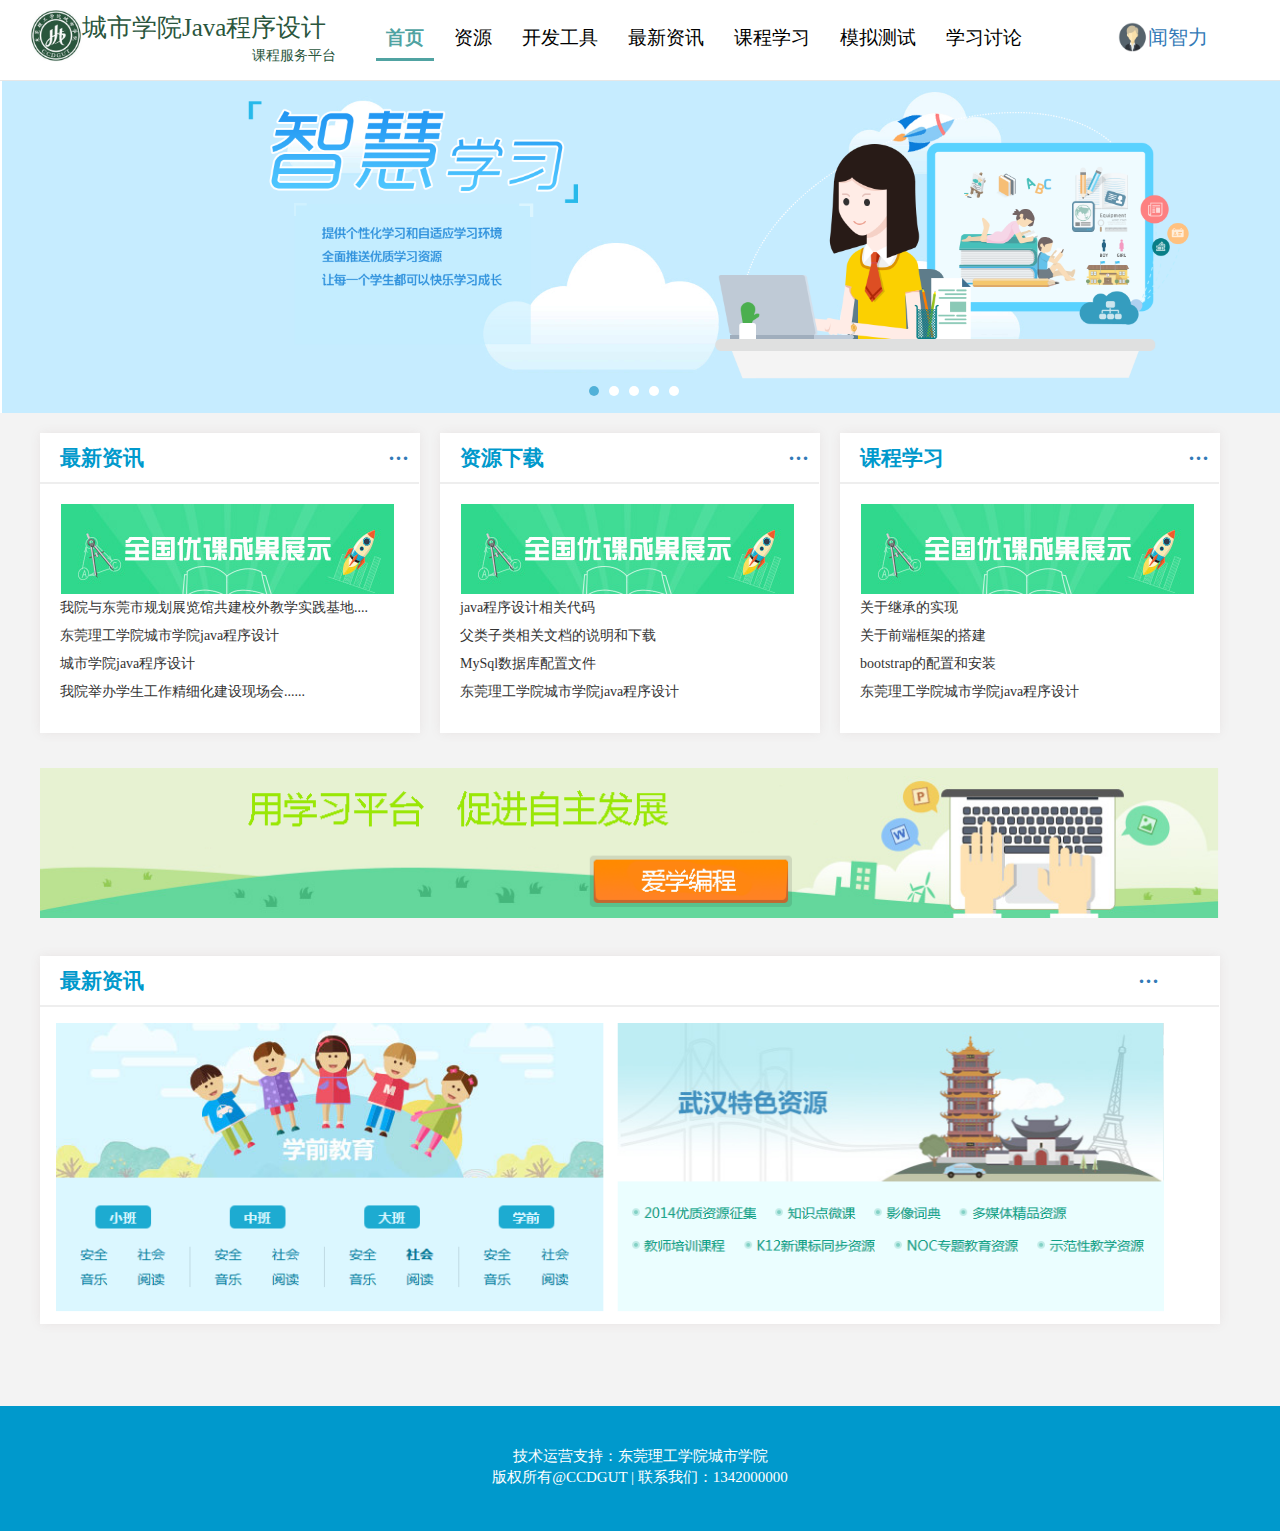
<file: index.html>
<!DOCTYPE html>
<!--
    	作者：wzl
    	时间：2017-03-05
    	版本：1.0
    -->
<html>

	<head>
		<meta charset="utf-8" />
		<title>城市学院教育-以科技助力教育</title>
		<meta name="viewport" content="width=device-width, initial-scale=1">
		<link rel="shortcut icon" href="img/favicon.ico" type="image/x-icon" />
		<!--地址栏和标签上显示图标-->
		<!--bootstrap引用-->
		<link rel="stylesheet" href="css/bootstrap.min.css" />
		<link rel="stylesheet" href="css/style-home.css" />
		<script type="text/javascript" src="js/jquery-3.1.1.min.js"></script>
		<script type="text/javascript" src="js/bootstrap.min.js"></script>
	</head>

	<!--主体 -->

	<body>
		<!--页头-->

		<nav class="navbar navbar-default navbar-fixed-top" style="background: white;">
			<div class="header">

				<img src="img/cylogo.png" />
				<div class="logo-title">
					<!--标题-->
					<div class="zhuti">城市学院Java程序设计</div>
					<div class="small-zhuti">课程服务平台</div>
				</div>
				<!--导航栏-->
				<nav class="daohang">
					<ul>
						<li class="shouye" style="text-decoration:none;font-size: 19px;font-weight:bold;padding-bottom:7px;border-bottom:3px solid #50a3a2;">
							<a href="index.html" style="color:#50a3a2;">首页</a>
						</li>
						<li class="ziyuan">
							<a href="resource.html">资源</a>
						</li>
						<li class="jiaoxuetuand">
							<a href="tool.html">开发工具</a>
						</li>
						<li class="news">
							<a href="news.html">最新资讯</a>
						</li>
						<li class="kecheng">
							<a href="course.html">课程学习</a>
						</li>
						<li class="kecheng">
							<a href="examOnline.html">模拟测试</a>
						</li>
						<li class="moretitle">
							<a href="askortalk.html">学习讨论</a>
						</li>
					</ul>

				</nav>
				<!--导航栏结束-->
				<!--登录模块-->
				<div class="denglu">
					<img src="img/avatar3.png"   style="float:left;width:30px;height: 30px;" />
					<div class="denglu-username" style="float: left;">
						
						<a class="dengluna" href="#">闻智力</a></div>
					<button type="button" style="display: none;" class="btn btn-info" onclick="javascrtpt:window.location.href='login.html'">学生登录</button>
					<button type="button" style="display: none;"  class="btn btn-info" onclick="javascrtpt:window.location.href='login-admin.html'">后台管理</button>

				</div>
			</div>
		</nav>

		<div class="main-contion">
			<!--轮播-->
			<div class="lunbo">
				<section class="slider-contaner">
					<ul class="slider">
						<li class="slider-item slider-item1"></li>
						<li class="slider-item slider-item2"></li>
						<li class="slider-item slider-item3"></li>
						<li class="slider-item slider-item4"></li>
						<li class="slider-item slider-item5"></li>
					</ul>
					<div class="focus-container">
						<ul class="floatfix">
							<li>
								<div class="focus-item focus-item1"></div>
							</li>
							<li>
								<div class="focus-item focus-item2"></div>
							</li>
							<li>
								<div class="focus-item focus-item3"></div>
							</li>
							<li>
								<div class="focus-item focus-item4"></div>
							</li>
							<li>
								<div class="focus-item focus-item5"></div>
							</li>
						</ul>
					</div>
				</section>

			</div>
			
			<!--中间分区-->
			<div  class="centermodal">
				<div class="zuixinzixun">
					<div class="zixin-head">最新资讯
					<div class="zixin-more"><a href="news.html" title="查看更多资讯">···</a></div>
					</div>
					<div class="zixin-body">
						<img src="img/newsimg.png">
						<ul>
							<li>我院与东莞市规划展览馆共建校外教学实践基地....</li>
							<li>东莞理工学院城市学院java程序设计</li>
							<li>城市学院java程序设计</li>
							<li>我院举办学生工作精细化建设现场会......</li>
							
						</ul>
					</div>
				</div>
				<div class="ziyuanxiazai">
					<div class="xiazai-head">资源下载
					<div class="xiazai-more"><a href="resource.html" title="查看更多资源">···</a></div>
					</div>
					<div class="xiaz-body">
							<img src="img/newsimg.png">
						<ul>
							<li>java程序设计相关代码</li>
							<li>父类子类相关文档的说明和下载</li>
							<li>MySql数据库配置文件</li>
							<li>东莞理工学院城市学院java程序设计</li>
							
						</ul>
					</div>
				</div>
				<div class="kechenghudong">

					<div class="huodong-head">课程学习
					<div class="huodong-more"><a href="course.html" title="查看更多课程">···</a></div>
					</div>
					<div class="huodong-body">
							<img src="img/newsimg.png">
						<ul>
							<li>关于继承的实现</li>
							<li>关于前端框架的搭建</li>
							<li>bootstrap的配置和安装</li>
							<li>东莞理工学院城市学院java程序设计</li>
						
						</ul>
					</div>
				</div>
			 
			</div>
				 <!--中间标语-->
			 <div class="center-biaoyu">
			 	
			 	<img src="img/tiaoyu.png" />
			 </div>
			<div class="lastbody">
			<!--专题资源-->
			 <div class="zhuanti-ziyuan">
			 	<div class="zhuanti-head">最新资讯
					<div class="zhuanti-more"><a href="#">···</a></div>
					</div>
					<div class="zhuanti-body">
						
					<img src="img/zhuanti.png"/>
					</div>
			 	
			 </div>
			</div> 
			<!--页脚-->
			<div class="footer">
			<center>技术运营支持：东莞理工学院城市学院      
			<br />
			版权所有@CCDGUT | 联系我们：1342000000
			</center>
					
				
			</div>
		</div>
             
	</body>

</html>
</file>
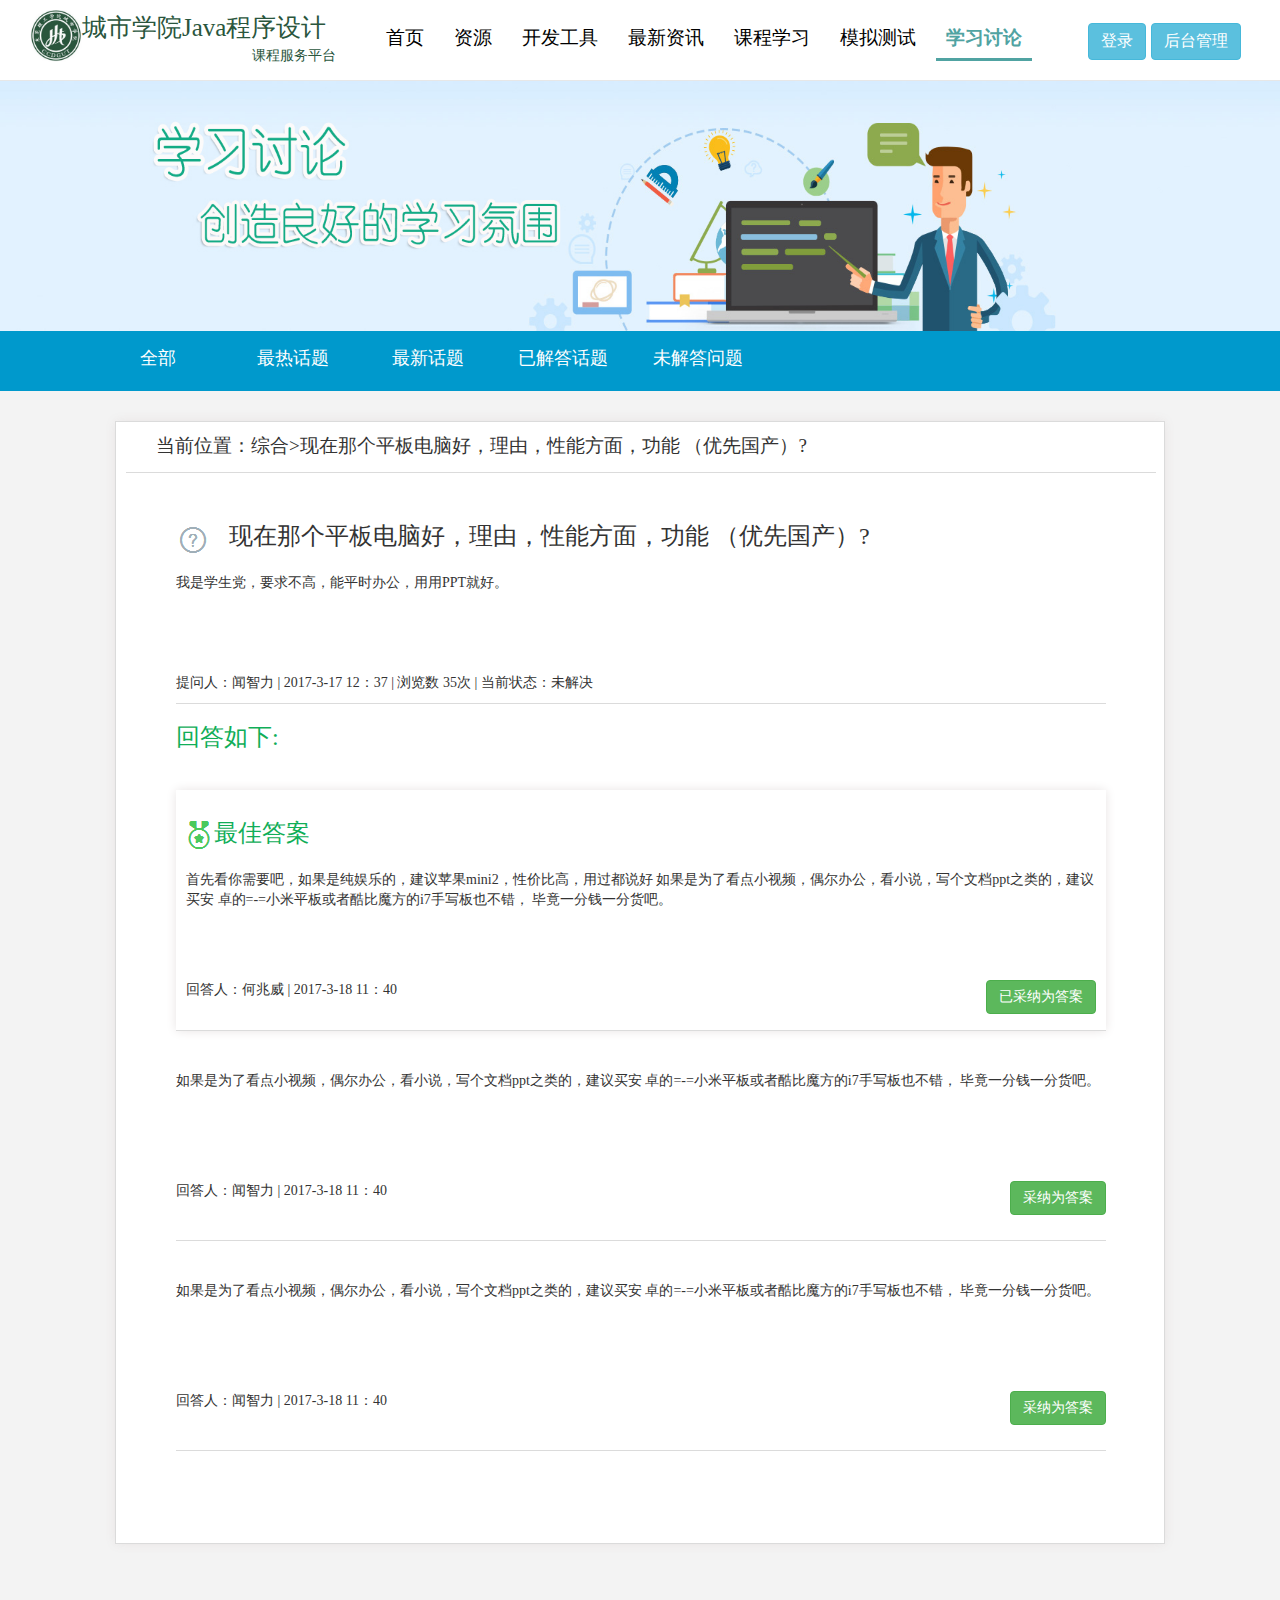
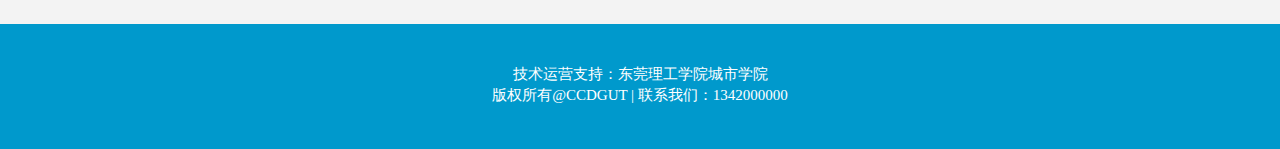
<file: askortalk-read.html>
<!DOCTYPE html>
<html>
	<head>
		<meta charset="utf-8" />
		<title>学习讨论</title>
		<meta name="viewport" content="width=device-width, initial-scale=1">
		<link rel="shortcut icon" href="img/favicon.ico" type="image/x-icon" />
		<!--地址栏和标签上显示图标-->
		<!--bootstrap引用-->
		<link rel="stylesheet" href="css/bootstrap.min.css" />
		<link rel="stylesheet" href="css/style-home.css" />
		<script type="text/javascript" src="js/jquery-3.1.1.min.js"></script>
		<script type="text/javascript" src="js/bootstrap.min.js"></script>
	</head>
	<body>
		<!--页头-->

		<nav class="navbar navbar-default navbar-fixed-top" style="background: white;">
			<div class="header">

				<img src="img/cylogo.png" />
				<div class="logo-title">
					<!--标题-->
					<div class="zhuti">城市学院Java程序设计</div>
					<div class="small-zhuti">课程服务平台</div>
				</div>
				<!--导航栏-->
				<nav class="daohang">
					<ul>
						<li class="shouye" >
							<a href="index.html">首页</a>
						</li>
						<li class="ziyuan">
							<a href="resource.html">资源</a>
						</li>
						<li class="jiaoxuetuand">
							<a href="tool.html">开发工具</a>
						</li>
						<li class="news">
							<a href="news.html">最新资讯</a>
						</li>
						<li class="kecheng" >
							<a href="course.html" >课程学习</a>
						</li>
						<li class="kecheng">
							<a href="examOnline.html">模拟测试</a>
						</li>
						<li class="moretitle" style="text-decoration:none;font-size: 19px;font-weight:bold;padding-bottom:7px;border-bottom:3px solid #50a3a2;">
							<a href="#" style="color:#50a3a2;">学习讨论</a>
						</li>
					</ul>

				</nav>
				<!--导航栏结束-->
				<!--登录模块-->
				<div class="denglu">
					<button type="button" class="btn btn-info" onclick="javascrtpt:window.location.href='login.html'">登录</button>
					<button type="button" class="btn btn-info"onclick="javascrtpt:window.location.href='login-admin.html'">后台管理</button>

				</div>
			</div>
		</nav>
		<!--大图-->
		<div class="talk-datu">
			
			<img src="img/banner-talk.jpg" />
		</div>
		<!--主体-->
		<div class="talk-body-read">
			<!--导航-->
			<nav class="talk-daohang">
        		<div class="talk-daohang-title">
        		<div class="talk-allres"><a href="#">全部</a></div>
        		<div class="talk-zuire"><a href="#">最热话题</a></div>
        		<div class="talk-news"><a href="#">最新话题</a></div>
        		<div class="talk-finish"><a href="#">已解答话题</a></div>
        		<div class="talk-unfinish"><a href="#">未解答问题</a></div>
        		
        		</div>
        	</nav>
			<!--主体内容-->
			<div class="talk-mainban-read">
				<div class="talk-mainban-header">
					当前位置：综合>现在那个平板电脑好，理由，性能方面，功能 （优先国产）?
				</div>
				<div class="talk-mainban-body-read">
					<div class="talk-ask">
						<div class="talk-ask-question">
							<img src="img/question.png" />
							<h3>现在那个平板电脑好，理由，性能方面，功能 （优先国产）?</h3>
						</div>
						<div class="talk-ask-content">
							我是学生党，要求不高，能平时办公，用用PPT就好。
						
						</div>
						
						<div class="talk-ask-question-info">
							
						<div>提问人：闻智力 | 2017-3-17 12：37 | 浏览数 35次 | 当前状态：未解决</div>	
						</div>
					</div>
					<div class="talk-t"><h3 style="color: #10AE58;">回答如下:</h3></div>
					
					<div class="talk-answerAN">
						<div class="answerAN-tit"><img src="img/answer.png"/><h3 style="color: #10AE58;">最佳答案</h3></div>
						<div class="talk-answer-content">
							<p>
								首先看你需要吧，如果是纯娱乐的，建议苹果mini2，性价比高，用过都说好
                                                                如果是为了看点小视频，偶尔办公，看小说，写个文档ppt之类的，建议买安
                                                                卓的=-=小米平板或者酷比魔方的i7手写板也不错，
                                                                毕竟一分钱一分货吧。
								
							</p>
							
						</div>
						<div class="talk-answer-info">
							<div>回答人：何兆威  | 2017-3-18 11：40 <div class="cilked"> <button class="btn btn-success">已采纳为答案</button></div></div>
							
						</div>
						
					</div>
					
					<div class="talk-answer">
						<div class="talk-answer-content">
							<p>
								
                                                                如果是为了看点小视频，偶尔办公，看小说，写个文档ppt之类的，建议买安
                                                                卓的=-=小米平板或者酷比魔方的i7手写板也不错，
                                                                毕竟一分钱一分货吧。
								
							</p>
							
						</div>
						<div class="talk-answer-info">
							<div>回答人：闻智力  | 2017-3-18 11：40 <div class="cilked"> <button class="btn btn-success">采纳为答案</button></div></div>
							
						</div>
						
					</div>
					
						<div class="talk-answer">
						<div class="talk-answer-content">
							<p>
								
                                                                如果是为了看点小视频，偶尔办公，看小说，写个文档ppt之类的，建议买安
                                                                卓的=-=小米平板或者酷比魔方的i7手写板也不错，
                                                                毕竟一分钱一分货吧。
								
							</p>
							
						</div>
						<div class="talk-answer-info">
							<div>回答人：闻智力  | 2017-3-18 11：40 <div class="cilked"> <button class="btn btn-success">采纳为答案</button></div></div>
							
						</div>
						
					</div>
					
						
						
					
				</div>
				
			</div>
	        <!--页脚-->
			<div class="footer">
			<center>技术运营支持：东莞理工学院城市学院      
			<br />
			版权所有@CCDGUT | 联系我们：1342000000
			</center>
					
				
			</div>
		</div>
	</body>
</html>
</file>
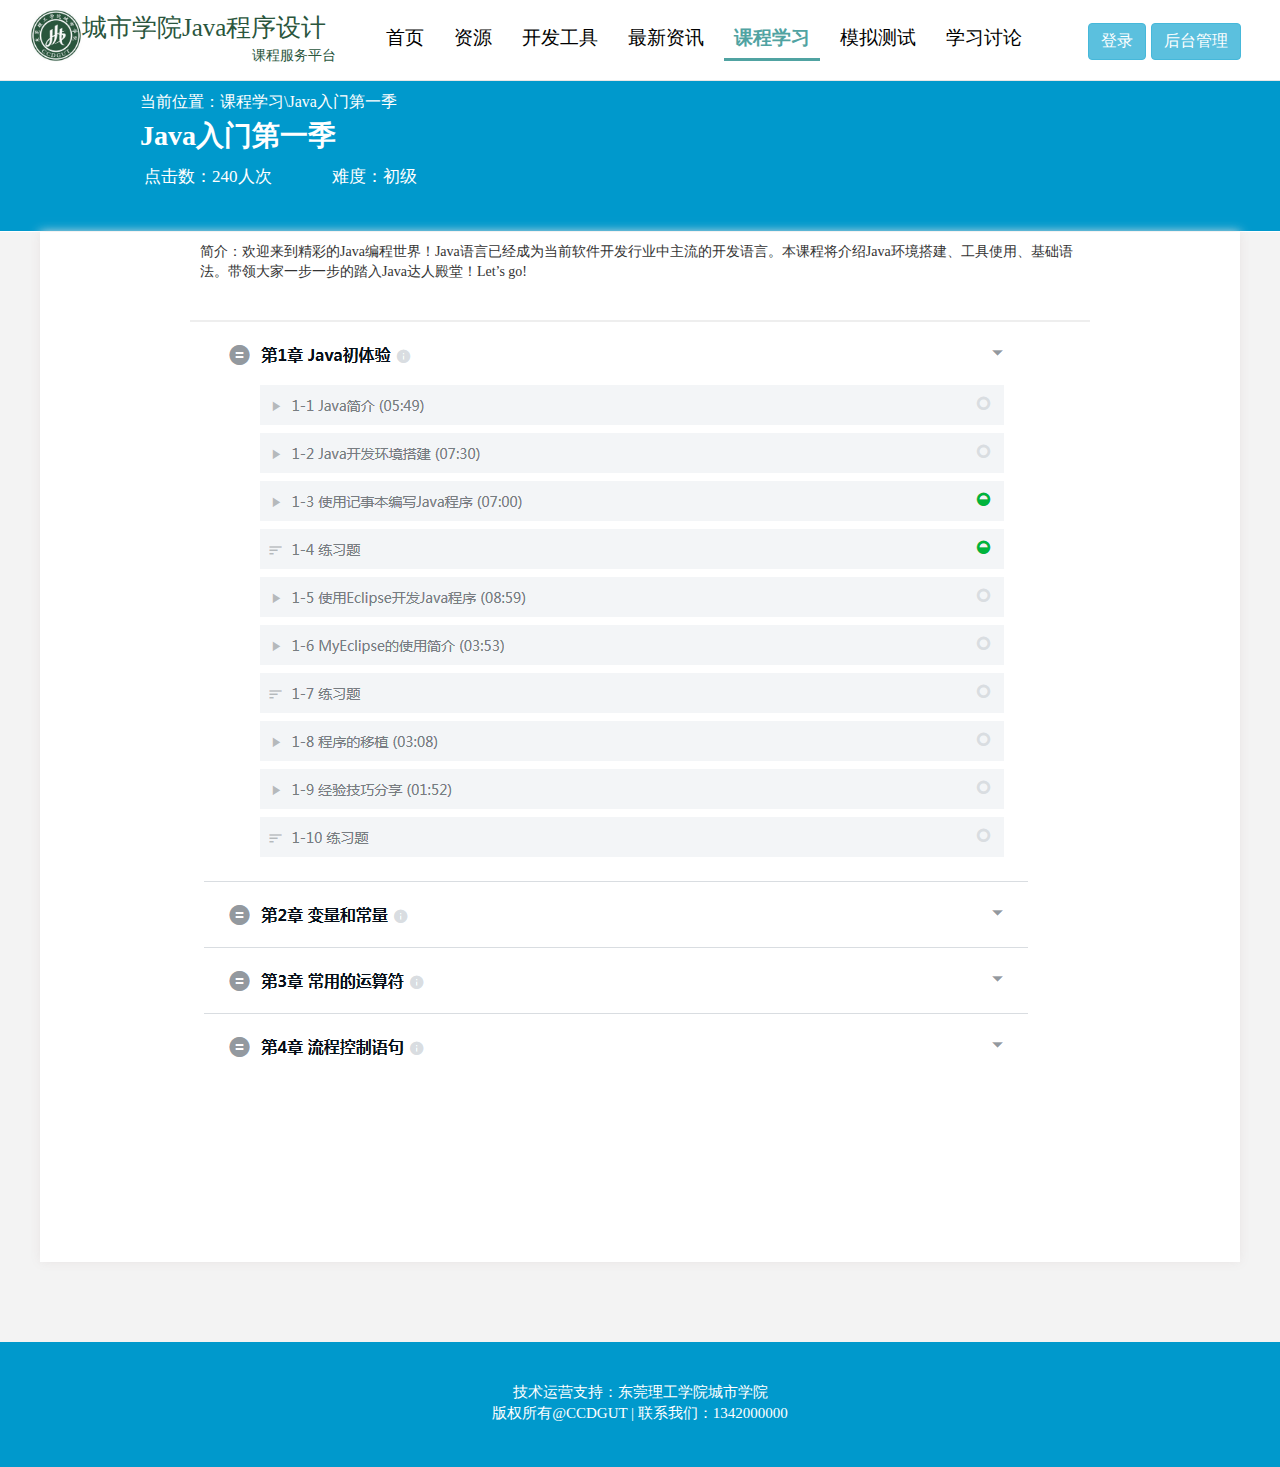
<file: course-learn.html>
<!DOCTYPE html>
<html>
	<head>
		<meta charset="UTF-8">
		<title>课程学习-教程</title>
		<meta name="viewport" content="width=device-width, initial-scale=1">
		<link rel="shortcut icon" href="img/favicon.ico" type="image/x-icon" />
		<!--地址栏和标签上显示图标-->
		<!--bootstrap引用-->
		<link rel="stylesheet" href="css/bootstrap.min.css" />
		<link rel="stylesheet" href="css/style-home.css" />
		<script type="text/javascript" src="js/jquery-3.1.1.min.js"></script>
		<script type="text/javascript" src="js/bootstrap.min.js"></script>
	</head>
	<body>
		<!--页头-->

		<nav class="navbar navbar-default navbar-fixed-top" style="background: white;">
			<div class="header">

				<img src="img/cylogo.png" />
				<div class="logo-title">
					<!--标题-->
					<div class="zhuti">城市学院Java程序设计</div>
					<div class="small-zhuti">课程服务平台</div>
				</div>
				<!--导航栏-->
				<nav class="daohang">
					<ul>
						<li class="shouye" >
							<a href="index.html">首页</a>
						</li>
						<li class="ziyuan">
							<a href="resource.html">资源</a>
						</li>
						<li class="jiaoxuetuand">
							<a href="tool.html">开发工具</a>
						</li>
						<li class="news">
							<a href="news.html">最新资讯</a>
						</li>
						<li class="kecheng" style="text-decoration:none;font-size: 19px;font-weight:bold;padding-bottom:7px;border-bottom:3px solid #50a3a2;">
							<a href="#" style="color:#50a3a2;">课程学习</a>
						</li>
						<li class="kecheng">
							<a href="examOnline.html">模拟测试</a>
						</li>
						<li class="moretitle">
							<a href="askortalk.html">学习讨论</a>
						</li>
					</ul>

				</nav>
				<!--导航栏结束-->
				<!--登录模块-->
				<div class="denglu">
					<button type="button" class="btn btn-info" onclick="javascrtpt:window.location.href='login.html'">登录</button>
					<button type="button" class="btn btn-info" onclick="javascrtpt:window.location.href='login-admin.html'">后台管理</button>

				</div>
			</div>
		</nav>
		<!--课程面板-->
		 <div class="learn-mianban">
		 	<div class="learn-mianban-daohang">当前位置：课程学习\Java入门第一季</div>
		 	<div class="learn-title"><strong>Java入门第一季</strong></div>
		 	<div class="learn-info">
		 		<div class="learn-people">点击数：240人次</div>
		 		<div class="learn-nandu">难度：初级</div>
		 		
		 	</div>
		 </div>
		<!--课程主要内容面板-->
		<div class="learn-main">
			<div class="learn-main-zhuti">
				<!--课程简介-->
				<div class="learn-main-info">
					<p>简介：欢迎来到精彩的Java编程世界！Java语言已经成为当前软件开发行业中主流的开发语言。本课程将介绍Java环境搭建、工具使用、基础语法。带领大家一步一步的踏入Java达人殿堂！Let’s go!</p>					
				</div>
				<!--课程章节-->
				<div class="learn-ztreelist">
					
					<img src="img/treeview.png" />
				</div>
				
			</div>
			
			<!--页脚-->
			<div class="footer">
			<center>技术运营支持：东莞理工学院城市学院      
			<br />
			版权所有@CCDGUT | 联系我们：1342000000
			</center>
					
				
			</div>
		</div>
		 
	</body>
</html>
</file>
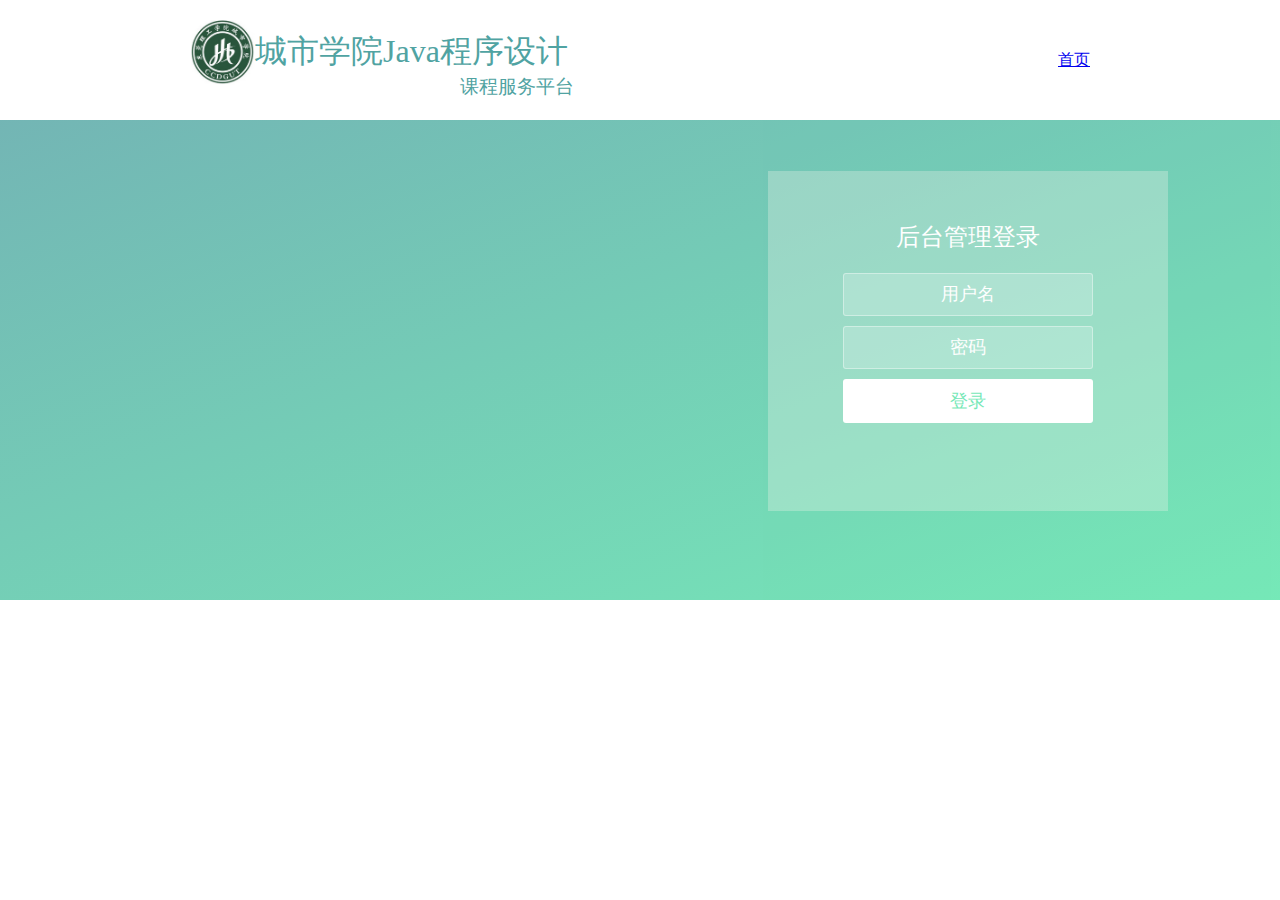
<file: login-admin.html>
<!doctype html>
<html lang="zh">

	<head>
		<meta charset="UTF-8">
		<meta http-equiv="X-UA-Compatible" content="IE=edge,chrome=1">
		<meta name="viewport" content="width=device-width, initial-scale=1.0">
		<title>后台管理系统登录</title>
		<link rel="shortcut icon" href="img/favicon.ico" type="image/x-icon" />
		<!--地址栏和标签上显示图标-->
		<link rel="stylesheet" type="text/css" href="css/login-styles.css">

	</head>

	<body>

		<div class="header">
			<div class="header-logo">
				<img src="img/cylogo.png">
				<h1>城市学院Java程序设计</h1>
				<h3>课程服务平台</h3>
			</div>

			<div class="header-index">
				<a href="index.html">首页</a>
			</div>
		</div>

		<div class="wrapper">

			<div class="container">
				<h2>后台管理登录</h2>
				<form class="form">
					<input type="text" placeholder="用户名">
					<input type="password" placeholder="密码">
					<button type="submit" id="login-button">登录</button>
				</form>
			</div>

			<ul class="bg-bubbles">
				<li></li>
				<li></li>
				<li></li>
				<li></li>
				<li></li>
				<li></li>
				<li></li>
				<li></li>
				<li></li>
				<li></li>
			</ul>

		</div>

		<script type="text/javascript" src="js/jquery-2.1.1.min.js"></script>
		<script type="text/javascript">
		</script>

	</body>

</html>
</file>
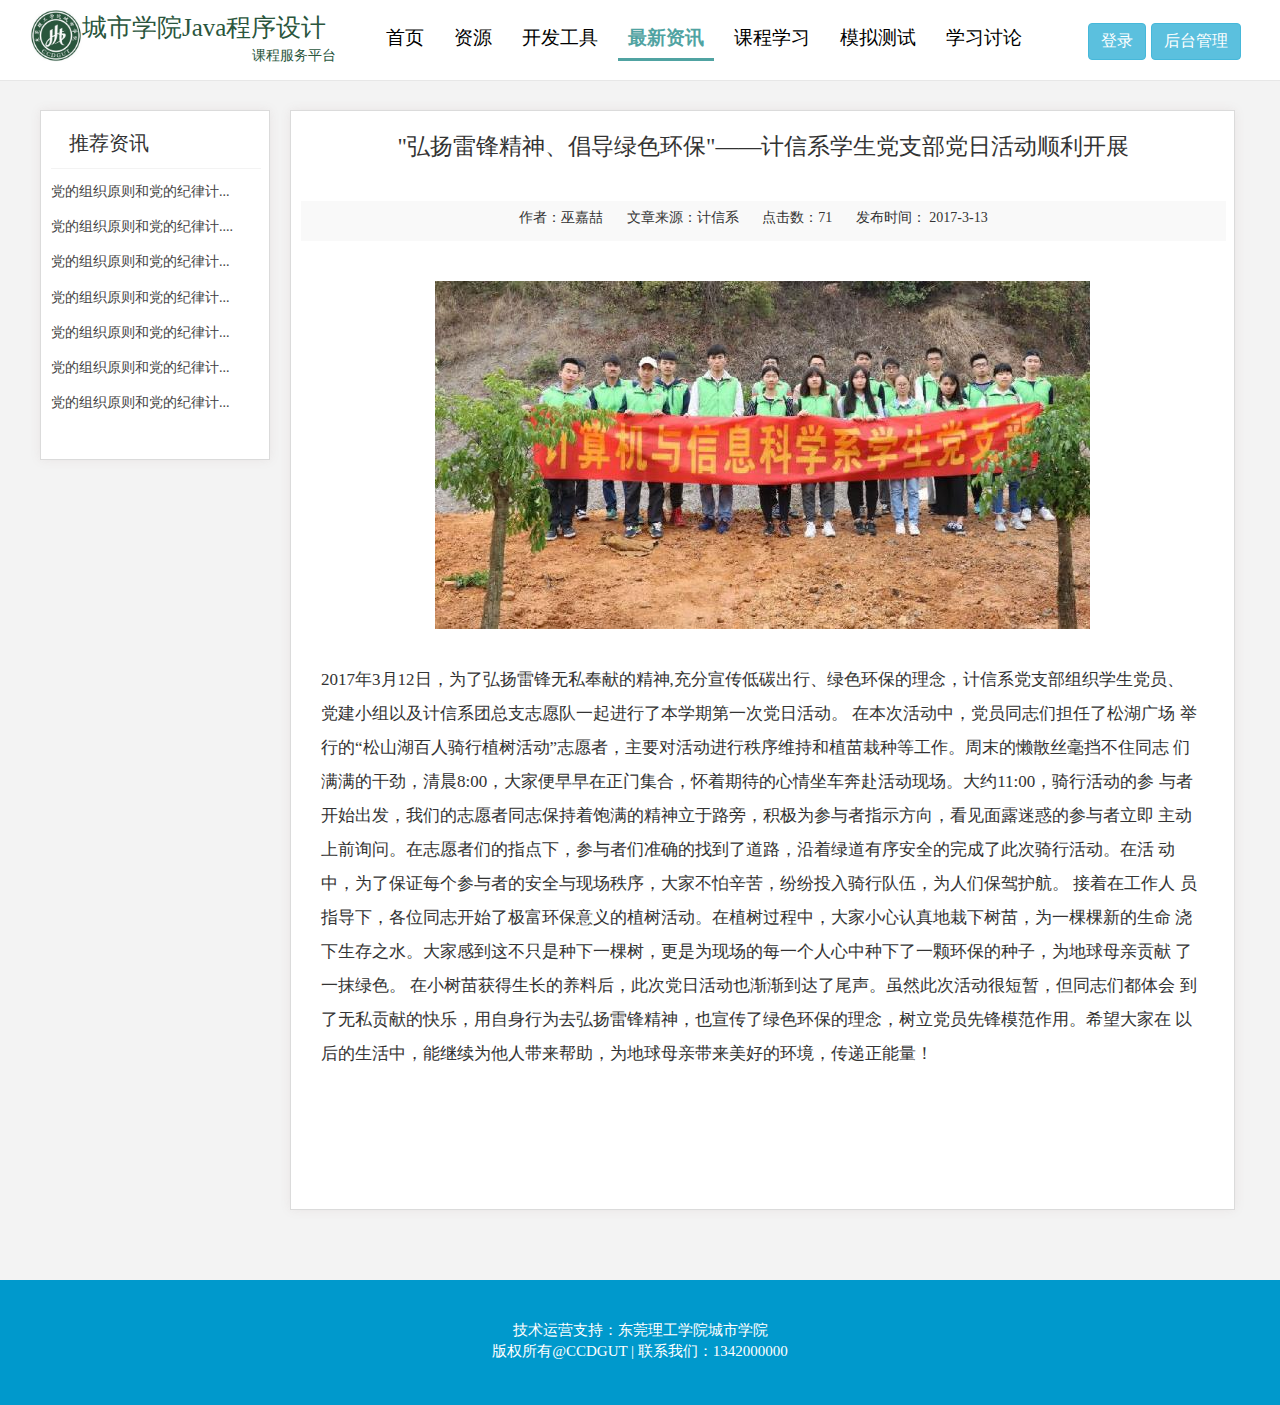
<file: new-read.html>
<!DOCTYPE html>
<html>

	<head>
		<title>新闻资讯-阅读</title>
		<meta charset="UTF-8">
		<meta name="viewport" content="width=device-width, initial-scale=1">
		<link rel="shortcut icon" href="img/favicon.ico" type="image/x-icon" />
		<!--地址栏和标签上显示图标-->
		<!--bootstrap引用-->
		<link rel="stylesheet" href="css/bootstrap.min.css" />
		<link rel="stylesheet" href="css/style-home.css" />
		<script type="text/javascript" src="js/jquery-3.1.1.min.js"></script>
		<script type="text/javascript" src="js/bootstrap.min.js"></script>
	</head>

	<body>
		<!--页头-->

		<nav class="navbar navbar-default navbar-fixed-top" style="background: white;">
			<div class="header">

				<img src="img/cylogo.png" />
				<div class="logo-title">
					<!--标题-->
					<div class="zhuti">城市学院Java程序设计</div>
					<div class="small-zhuti">课程服务平台</div>
				</div>
				<!--导航栏-->
				<nav class="daohang">
					<ul>
						<li class="shouye">
							<a href="index.html">首页</a>
						</li>
						<li class="ziyuan">
							<a href="resource.html">资源</a>
						</li>
						<li class="jiaoxuetuand">
							<a href="tool.html">开发工具</a>
						</li>
						<li class="news" style="text-decoration:none;font-size: 19px;font-weight:bold;padding-bottom:7px;border-bottom:3px solid #50a3a2;">
							<a href="#" style="color:#50a3a2;">最新资讯</a>
						</li>
						<li class="kecheng">
							<a href="course.html">课程学习</a>
						</li>
						<li class="kecheng">
							<a href="examOnline.html">模拟测试</a>
						</li>
						<li class="moretitle">
							<a href="askortalk.html">学习讨论</a>
						</li>
					</ul>

				</nav>
				<!--导航栏结束-->
				<!--登录模块-->
				<div class="denglu">
					<button type="button" class="btn btn-info" onclick="javascrtpt:window.location.href='login.html'">登录</button>
					<button type="button" class="btn btn-info" onclick="javascrtpt:window.location.href='login-admin.html'">后台管理</button>

				</div>
			</div>
		</nav>
		<div class="new-read-body">
			<div class="new-read-center">
				<div class="new-read-sibar">
					<div class="new-read-sibar-headr">推荐资讯</div>
					<div class="new-read-sibar-body">
						<ul>
							<li><a href="#">党的组织原则和党的纪律计...</a></li>
							<li><a href="#">党的组织原则和党的纪律计....</a></li>
							<li><a href="#">党的组织原则和党的纪律计...</a></li>
							<li><a href="#">党的组织原则和党的纪律计...</a></li>
							<li><a href="#">党的组织原则和党的纪律计...</a></li>
							<li><a href="#">党的组织原则和党的纪律计...</a></li>
							<li><a href="#">党的组织原则和党的纪律计...</a></li>
						</ul>
					</div>
					
					
				</div>
				<div class="new-read-right">
					<div class="new-read-right-header">
						<center>
							<p>"弘扬雷锋精神、倡导绿色环保"——计信系学生党支部党日活动顺利开展</p>
						</center>
					</div>
					<div class="new-read-right-small">
						<center>
							<span class="new-span">作者：巫嘉喆</span>
							<span class="new-span">文章来源：计信系</span>
							<span class="new-span">点击数：71</span>
							<span class="new-span">发布时间： 2017-3-13</span>
						</center>
					</div>
					<!--正文模块-->
					<div class="new-zhengwen">
						<p>
							<center><img src="img/new11.jpg" /></center><br />
							2017年3月12日，为了弘扬雷锋无私奉献的精神,充分宣传低碳出行、绿色环保的理念，计信系党支部组织学生党员、
							党建小组以及计信系团总支志愿队一起进行了本学期第一次党日活动。 在本次活动中，党员同志们担任了松湖广场
							举行的“松山湖百人骑行植树活动”志愿者，主要对活动进行秩序维持和植苗栽种等工作。周末的懒散丝毫挡不住同志
							们满满的干劲，清晨8:00，大家便早早在正门集合，怀着期待的心情坐车奔赴活动现场。大约11:00，骑行活动的参
							与者开始出发，我们的志愿者同志保持着饱满的精神立于路旁，积极为参与者指示方向，看见面露迷惑的参与者立即
							主动上前询问。在志愿者们的指点下，参与者们准确的找到了道路，沿着绿道有序安全的完成了此次骑行活动。在活
							动中，为了保证每个参与者的安全与现场秩序，大家不怕辛苦，纷纷投入骑行队伍，为人们保驾护航。 接着在工作人
							员指导下，各位同志开始了极富环保意义的植树活动。在植树过程中，大家小心认真地栽下树苗，为一棵棵新的生命
							浇下生存之水。大家感到这不只是种下一棵树，更是为现场的每一个人心中种下了一颗环保的种子，为地球母亲贡献
							了一抹绿色。 在小树苗获得生长的养料后，此次党日活动也渐渐到达了尾声。虽然此次活动很短暂，但同志们都体会
							到了无私贡献的快乐，用自身行为去弘扬雷锋精神，也宣传了绿色环保的理念，树立党员先锋模范作用。希望大家在
							以后的生活中，能继续为他人带来帮助，为地球母亲带来美好的环境，传递正能量！
							
                          
						</p>

					</div>

				</div>
			</div>
			<!--页脚-->
			<div class="footer">
			<center>技术运营支持：东莞理工学院城市学院      
			<br />
			版权所有@CCDGUT | 联系我们：1342000000
			</center>
					
				
			</div>
		</div>
	</body>

</html>
</file>
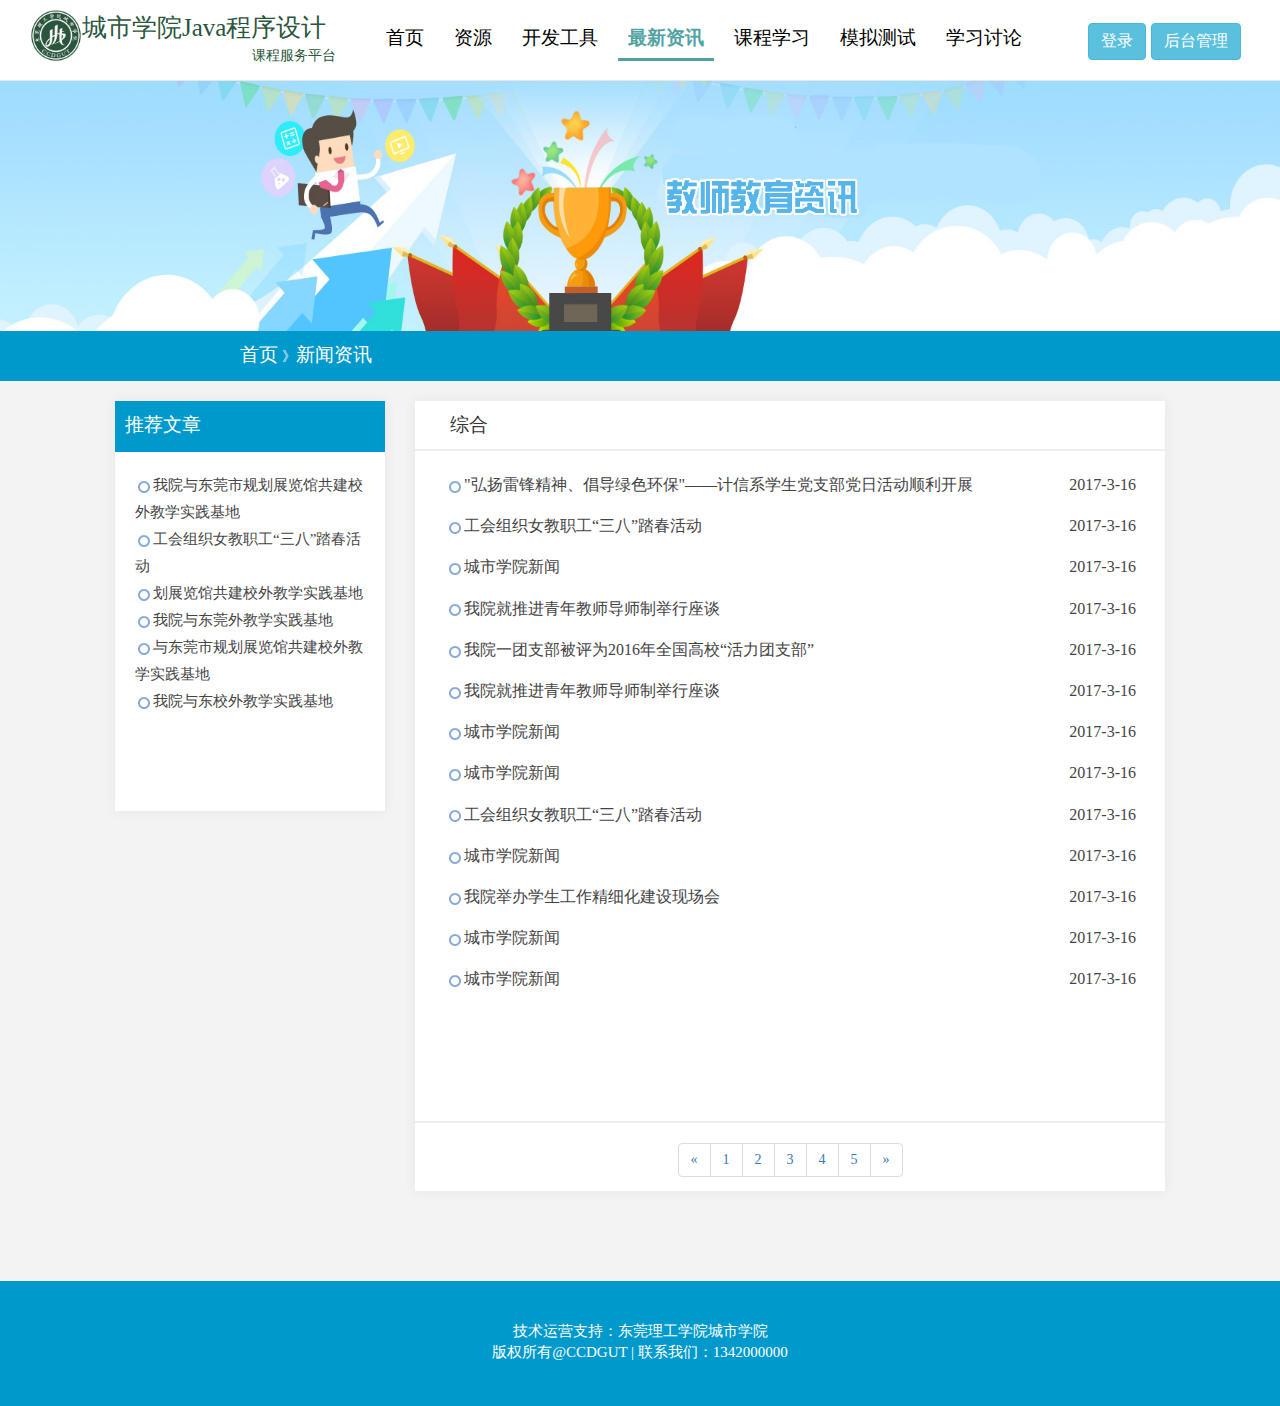
<file: news.html>
<!DOCTYPE html>
<html>
	<head>
		<title>新闻资讯</title>
		<meta charset="UTF-8">
		<meta name="viewport" content="width=device-width, initial-scale=1">
		<link rel="shortcut icon" href="img/favicon.ico" type="image/x-icon" />
		<!--地址栏和标签上显示图标-->
		<!--bootstrap引用-->
		<link rel="stylesheet" href="css/bootstrap.min.css" />
		<link rel="stylesheet" href="css/style-home.css" />
		<script type="text/javascript" src="js/jquery-3.1.1.min.js"></script>
		<script type="text/javascript" src="js/bootstrap.min.js"></script>
	</head>
	<body>
		<!--页头-->

		<nav class="navbar navbar-default navbar-fixed-top" style="background: white;">
			<div class="header">

				<img src="img/cylogo.png" />
				<div class="logo-title">
					<!--标题-->
					<div class="zhuti">城市学院Java程序设计</div>
					<div class="small-zhuti">课程服务平台</div>
				</div>
				<!--导航栏-->
				<nav class="daohang">
					<ul>
						<li class="shouye" >
							<a href="index.html">首页</a>
						</li>
						<li class="ziyuan">
							<a href="resource.html" >资源</a>
						</li>
						<li class="jiaoxuetuand">
							<a href="tool.html" >开发工具</a>
						</li>
						<li class="news" style="text-decoration:none;font-size: 19px;font-weight:bold;padding-bottom:7px;border-bottom:3px solid #50a3a2;">
							<a href="#" style="color:#50a3a2;">最新资讯</a>
						</li>
						<li class="kecheng">
							<a href="course.html">课程学习</a>
						</li>
						<li class="kecheng">
							<a href="examOnline.html">模拟测试</a>
						</li>
						<li class="moretitle">
							<a href="askortalk.html">学习讨论</a>
						</li>
					</ul>

				</nav>
				<!--导航栏结束-->
				<!--登录模块-->
				<div class="denglu">
					<button type="button" class="btn btn-info" onclick="javascrtpt:window.location.href='login.html'">登录</button>
					<button type="button" class="btn btn-info" onclick="javascrtpt:window.location.href='login-admin.html'">后台管理</button>

				</div>
			</div>
		</nav>
		
		<div class="new-body">
			<!--大图-->
			<div class="new-datu">
				<img src="img/banner_wh_news.jpg" />
			</div>
			
			<div class="new-daohang">
				<div class="new-mianbandaohang">
			<a href="index.html">首页</a> 》<a href="#">新闻资讯</a>
			</div>
			</div>
			<!--主体显示部分-->
			<div class="new-xianshi">
				<div class="new-sibar">
					<div class="new-sibar-header">
						<p>推荐文章</p>
					</div>
				<div class="new-sibar-body">
				 <ul>
				 	<li><a href="new-read.html"><img src="img/new-titlequan.jpg" />我院与东莞市规划展览馆共建校外教学实践基地</a></li>
				 	<li><a href="#"><img src="img/new-titlequan.jpg" />工会组织女教职工“三八”踏春活动</a></li>
				 	<li><a href="#"><img src="img/new-titlequan.jpg" />划展览馆共建校外教学实践基地</a></li>
				 	<li><a href="#"><img src="img/new-titlequan.jpg" />我院与东莞外教学实践基地</a></li>
				 	<li><a href="#"><img src="img/new-titlequan.jpg" />与东莞市规划展览馆共建校外教学实践基地</a></li>
				 	<li><a href="#"><img src="img/new-titlequan.jpg" />我院与东校外教学实践基地</a></li>
				 </ul>	
				</div>	
					
				</div>
				<div class="new-xianshi-right">
					<div class="new-xianshi-right-header">
						<span>综合</span>
						
					</div>
					<div class="new-xianshi-right-center">
						<ul>
							<li><a href="new-read.html"><img src="img/new-titlequan.jpg" />"弘扬雷锋精神、倡导绿色环保"——计信系学生党支部党日活动顺利开展 <div class="new-title-button">2017-3-16 </div></a></li>
							<li><a href="#"><img src="img/new-titlequan.jpg" />工会组织女教职工“三八”踏春活动<div class="new-title-button">2017-3-16 </div> </a></li>
							<li><a href="#"><img src="img/new-titlequan.jpg" />城市学院新闻<div class="new-title-button">2017-3-16 </div></a></li>
							<li><a href="#"><img src="img/new-titlequan.jpg" />我院就推进青年教师导师制举行座谈 <div class="new-title-button">2017-3-16 </div></a></li>
							<li><a href="#"><img src="img/new-titlequan.jpg" />我院一团支部被评为2016年全国高校“活力团支部” <div class="new-title-button">2017-3-16 </div></a></li>
							<li><a href="#"><img src="img/new-titlequan.jpg" />我院就推进青年教师导师制举行座谈 <div class="new-title-button">2017-3-16 </div></a></li>
							<li><a href="#"><img src="img/new-titlequan.jpg" />城市学院新闻<div class="new-title-button">2017-3-16 </div></a></li>
							<li><a href="#"><img src="img/new-titlequan.jpg" />城市学院新闻<div class="new-title-button">2017-3-16 </div></a></li>
							<li><a href="#"><img src="img/new-titlequan.jpg" />工会组织女教职工“三八”踏春活动<div class="new-title-button">2017-3-16 </div></a></li>
							<li><a href="#"><img src="img/new-titlequan.jpg" />城市学院新闻<div class="new-title-button">2017-3-16 </div></a></li>
							<li><a href="#"><img src="img/new-titlequan.jpg" />我院举办学生工作精细化建设现场会<div class="new-title-button">2017-3-16 </div> </a></li>
							<li><a href="#"><img src="img/new-titlequan.jpg" />城市学院新闻<div class="new-title-button">2017-3-16 </div></a></li>
							<li><a href="#"><img src="img/new-titlequan.jpg" />城市学院新闻<div class="new-title-button">2017-3-16 </div></a></li>
							
						</ul>
						
					</div>
					<div class="new-xianshi-right-foot">
						<center>
        		<ul class="pagination">
                  <li><a href="#">&laquo;</a></li>
                  <li><a href="#">1</a></li>
                  <li><a href="#">2</a></li>
                  <li><a href="#">3</a></li>
                   <li><a href="#">4</a></li>
                  <li><a href="#">5</a></li>
                   <li><a href="#">&raquo;</a></li>
                 </ul>
                 </center>
					</div>
					
				</div>
				
				
			</div>
			
			<div class="footer">
			<center>技术运营支持：东莞理工学院城市学院      
			<br />
			版权所有@CCDGUT | 联系我们：1342000000
			</center>
					
				
			</div>
		</div>
		
		
		
	</body>
</html>
</file>
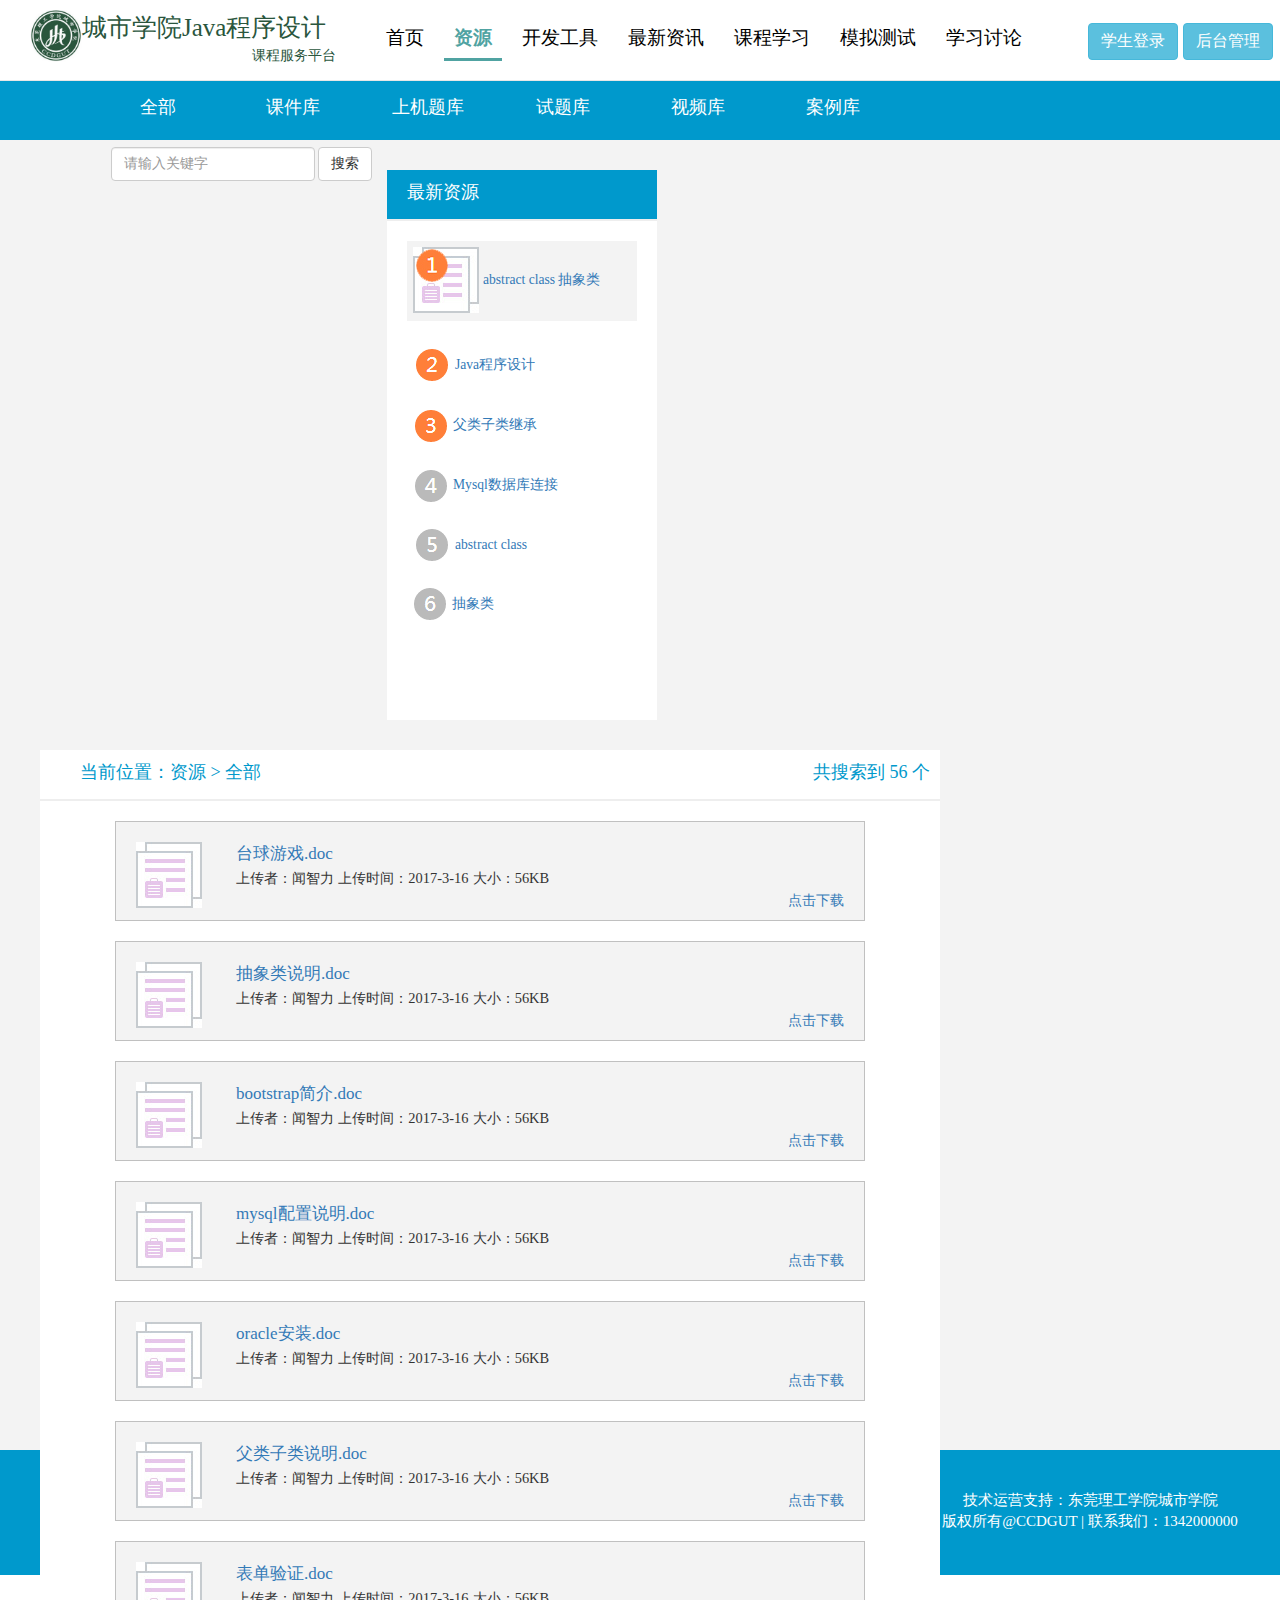
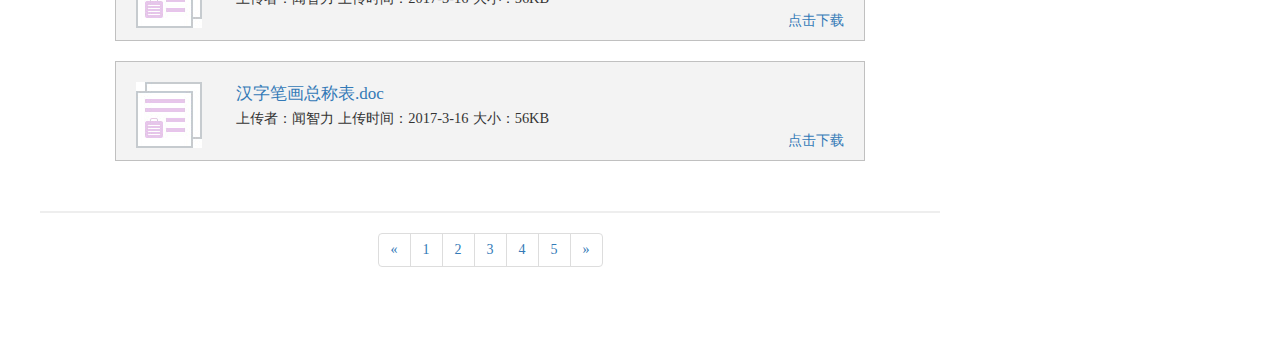
<file: resource.html>
<!DOCTYPE html>
<html>
	<head>
		<meta charset="utf-8" />
		<title>资源下载专区</title>
		<meta name="viewport" content="width=device-width, initial-scale=1">
		<link rel="shortcut icon" href="img/favicon.ico" type="image/x-icon" />
		<!--地址栏和标签上显示图标-->
		<!--bootstrap引用-->
		<link rel="stylesheet" href="css/bootstrap.min.css" />
		<link rel="stylesheet" href="css/style-home.css" />
		<script type="text/javascript" src="js/jquery-3.1.1.min.js"></script>
		<script type="text/javascript" src="js/bootstrap.min.js"></script>
	</head>
	<body>
		<!--页头-->

		<nav class="navbar navbar-default navbar-fixed-top" style="background: white;">
			<div class="header">

				<img src="img/cylogo.png" />
				<div class="logo-title">
					<!--标题-->
					<div class="zhuti">城市学院Java程序设计</div>
					<div class="small-zhuti">课程服务平台</div>
				</div>
				<!--导航栏-->
				<nav class="daohang">
					<ul>
						<li class="shouye" >
							<a href="index.html">首页</a>
						</li>
						<li class="ziyuan" style="text-decoration:none;font-size: 19px;font-weight:bold;padding-bottom:7px;border-bottom:3px solid #50a3a2;">
							<a href="#" style="color:#50a3a2;">资源</a>
						</li>
						<li class="jiaoxuetuand">
							<a href="tool.html">开发工具</a>
						</li>
						<li class="news">
							<a href="news.html">最新资讯</a>
						</li>
						<li class="kecheng">
							<a href="course.html">课程学习</a>
						</li>
						<li class="kecheng">
							<a href="examOnline.html">模拟测试</a>
						</li>
						<li class="moretitle">
							<a href="askortalk.html">学习讨论</a>
						</li>
					</ul>

				</nav>
				<!--导航栏结束-->
				<!--登录模块-->
				<div class="denglu">
					<button type="button" class="btn btn-info" onclick="javascrtpt:window.location.href='login.html'" >学生登录</button>
					<button type="button" class="btn btn-info" onclick="javascrtpt:window.location.href='login-admin.html'">后台管理</button>

				</div>
			</div>
		</nav>
        <!--主体部分-->
        <div class="res-mainbody">
        	 <!--搜索栏部分-->
        	<nav class="res-sousuo">
        		<div class="sousuodaohang">
        		<div class="allres"><a href="#">全部</a></div>
        		<div class="kejianku"><a href="#">课件库</a></div>
        		<div class="shangjitiku"><a href="#">上机题库</a></div>
        		<div class="shitiku"><a href="#">试题库</a></div>
        		<div class="shipinku"><a href="#">视频库</a></div>
        		<div class="anliku"><a href="#">案例库</a></div>
        		 <div class="sousuobiaodan"><!--搜索表单-->
                   <form class="navbar-form navbar-left" role="search">
                      <div class="form-group">
                           <input type="text" class="form-control" placeholder="请输入关键字">
                      </div>
                     <button type="submit" class="btn btn-default">搜索</button>
                    </form>  <!--搜索表单结束-->  
                  </div>
        		</div>
        	</nav>
        	
       
        
        
        <!--显示部分-->
        <div class="res-xianshimain">
        	
        	 <!--侧边栏部分-->	
        <div class="res-sibar">
        	<div class="res-sibar-headr">
        		最新资源
        	</div>
        	<div class="res-sibar-body" >
        		<ul>
        			<li>
        			 <div class="news-first">
        			  <img src="img/res-num1.jpg" />	
        			   <a><small>abstract class 抽象类</small></a>
        			 </div>
        			</li>
        			
        			<li>
        			  <div class="new-order">
        			   <img src="img/num2.png" />	
        			    <a><small>Java程序设计</small></a>
        			  </div>
        			</li>
        			
        			<li>
        			 <div class="new-order">
        			  <img src="img/num3.png" />	
        			   <a><small>父类子类继承</small></a>
        			 </div>
        			</li>
        			<li>
        			 <div class="new-order">
        			  <img src="img/num4.png" />	
        			   <a><small>Mysql数据库连接</small></a>
        			 </div>
        			</li>
        			<li>
        			 <div class="new-order">
        			  <img src="img/num5.png" />	
        			   <a><small>abstract class </small></a>
        			 </div>
        			</li>
        			<li>
        			 <div class="new-order">
        			  <img src="img/num6.png" />	
        			   <a><small>抽象类</small></a>
        			 </div>
        			</li>
        		</ul>
        		
        	</div>
        	
        	
        </div>
        	
        <div class="res-center">
        	<div class="res-header">
        		<span>当前位置：资源  > 全部</span><div class="res-more">共搜索到 56 个</div>
        	</div>
        	<div class="res-body">
        		<!--每条资源-->	
        		<div class="res-body-title">
        			<div class="res-title-img">
        				<img src="img/res.jpg" />
        			</div>
        			<div class="res-title"><a href="#">台球游戏.doc</a><br/><small>上传者：闻智力</small>  <small>上传时间：2017-3-16</small>    <small>大小：56KB</small></div>
        			<div class="res-title-download"><a href="#">点击下载</a></div>
        		</div>
        		<div class="res-body-title">
        			<div class="res-title-img">
        				<img src="img/res.jpg" />
        			</div>
        			<div class="res-title"><a href="#">抽象类说明.doc</a><br/><small>上传者：闻智力</small>  <small>上传时间：2017-3-16</small>    <small>大小：56KB</small></div>
        			<div class="res-title-download"><a href="#">点击下载</a></div>
        		</div>
        		<div class="res-body-title">
        			<div class="res-title-img">
        				<img src="img/res.jpg" />
        			</div>
        			<div class="res-title"><a href="#">bootstrap简介.doc</a><br/><small>上传者：闻智力</small>  <small>上传时间：2017-3-16</small>    <small>大小：56KB</small></div>
        			<div class="res-title-download"><a href="#">点击下载</a></div>
        		</div>
        		<div class="res-body-title">
        			<div class="res-title-img">
        				<img src="img/res.jpg" />
        			</div>
        			<div class="res-title"><a href="#">mysql配置说明.doc</a><br/><small>上传者：闻智力</small>  <small>上传时间：2017-3-16</small>    <small>大小：56KB</small></div>
        			<div class="res-title-download"><a href="#">点击下载</a></div>
        		</div>
        		<div class="res-body-title">
        			<div class="res-title-img">
        				<img src="img/res.jpg" />
        			</div>
        			<div class="res-title"><a href="#">oracle安装.doc</a><br/><small>上传者：闻智力</small>  <small>上传时间：2017-3-16</small>    <small>大小：56KB</small></div>
        			<div class="res-title-download"><a href="#">点击下载</a></div>
        		</div>
        		<div class="res-body-title">
        			<div class="res-title-img">
        				<img src="img/res.jpg" />
        			</div>
        			<div class="res-title"><a href="#">父类子类说明.doc</a><br/><small>上传者：闻智力</small>  <small>上传时间：2017-3-16</small>    <small>大小：56KB</small></div>
        			<div class="res-title-download"><a href="#">点击下载</a></div>
        		</div>
        		<div class="res-body-title">
        			<div class="res-title-img">
        				<img src="img/res.jpg" />
        			</div>
        			<div class="res-title"><a href="#">表单验证.doc</a><br/><small>上传者：闻智力</small>  <small>上传时间：2017-3-16</small>    <small>大小：56KB</small></div>
        			<div class="res-title-download"><a href="#">点击下载</a></div>
        		</div>
        		<div class="res-body-title">
        			<div class="res-title-img">
        				<img src="img/res.jpg" />
        			</div>
        			<div class="res-title"><a href="#">汉字笔画总称表.doc</a><br/><small>上传者：闻智力</small>  <small>上传时间：2017-3-16</small>    <small>大小：56KB</small></div>
        			<div class="res-title-download"><a href="#">点击下载</a></div>
        		</div>
        		
        	</div>
        	<div class="res-body-yema">
        		<center>
        		<ul class="pagination">
                  <li><a href="#">&laquo;</a></li>
                  <li><a href="#">1</a></li>
                  <li><a href="#">2</a></li>
                  <li><a href="#">3</a></li>
                   <li><a href="#">4</a></li>
                  <li><a href="#">5</a></li>
                   <li><a href="#">&raquo;</a></li>
                 </ul>
                 </center>
        	</div>
        	
        </div>
        </div>
          <!--页脚-->
			<div class="footer">
			<center>技术运营支持：东莞理工学院城市学院      
			<br />
			版权所有@CCDGUT | 联系我们：1342000000
			</center>
			
			</div>
        
        </div><!--主体部分结束-->
        
      
		
		
	</body>
</html>
</file>
<file: css/style-home.css>
/*
 作者:闻智力；
 日期：201年3月8日
 版本：1.0
  */
body{
	
width:100%;
background: white;
margin:0px;
font-family: "微软雅黑";

}

/*
 顶部模块
  */
.header{
	
	width:1300px;
	height:80px;
	font-family: "微软雅黑";
	margin:0 auto;
}
.header img{
	width:52px;
	height:52px;
	float: left;
	margin-left: 30px;
	margin-top:10px;
	
	
}
.logo-title{
	float: left;
    width:280px;
   
    height: 75px;
    	
}

.zhuti{
	float: left;

	font-size: 25px;
	padding-top: 10px;
	width: 260px;
	color:#2a563d;
}
.small-zhuti{
	float: left;
	margin-left: 170px;
	width: 100px;
	color:#2a563d;
}
.sousuokuang{
	width: 170px;
	height: 34px;
	margin-right: 2px;
	margin-left: 10px;
}

/*
 主体模块
  */
.main-contion{
	margin-top: 100px;
	height: 1445px;
   width:100%;
   margin:0 auto;

   background: #f3f3f3; 
  

}
.daohang{
	float: left;
	width:680px;
	
	margin:14px;
	height: 50px;
}
.daohang li{
	list-style-type:none;
	float:left;
	margin-right: 10px;
	font-family: "微软雅黑";
    font-size: 19px;
    padding: 10px;
  
}
.daohang a{
	  color: black;
	list-style-type:none;
}
.daohang a:hover{
	text-decoration:none;
	color: #50a3a2;
	font-size: 19px;
	font-weight:bold;
	padding-bottom:7px;
	border-bottom:3px solid #50a3a2;
	
}

.denglu{
	
	float: left;
	margin: 18px;
	font-family: "微软雅黑";
	font-size: 20px;
	padding-top: 5px;
	
}
.denglu button{
	font-size: 16px;
	
}
.denglu img{
	margin-top: -1px;
	
}
/*
 顶部模块结束
  */



 /*
 轮播图片
  */
 .lunbo{
 	
 	margin-top: 80px;
 }
 .lunbo img{
 	
 	width: 1583px;
 	height: 456px;
 	
 }



/*轮播代码*/
*{
margin:0;
padding:0;
}
ul,li{
list-style: none;
}
/*css reset end*/

/*css public start*/
.floatfix {
*zoom: 1;
}
.floatfix:after {
content: "";
display: table;
clear: both;
}
/*css public end*/

/*slider start*/
.slider-contaner{
width:100%;
position:relative;
}
.slider-item + .slider-item{
opacity:0;
}
.slider-item{
width:100%;
position:absolute;
animation-timing-function: linear;
animation-name:fade;
animation-iteration-count: infinite;
background-size:100%;
}
.focus-container{
position:absolute;
z-index:7;
margin:0 auto;
left:0;
right:0;
}
.focus-container li{
width:10px;
height:10px;
border-radius:50%;
float:left;
margin-right:10px;
background:#fff;
}
.focus-item{
width:100%;
height:100%;
border-radius:inherit;
animation-timing-function: linear;
animation-name:fade;
animation-iteration-count: infinite;
}
.focus-item2,.focus-item3,.focus-item4,.focus-item5{
opacity:0;
}
.focus-container ul{
margin-left:46%;
}
/*设置轮播焦点的位置*/
.focus-container{
bottom:2%;
}
/*设置当前图片焦点的颜色*/
.focus-item{
background:#51B1D9;
}
/*设置动画，请根据实际需要修改秒数*/
.slider-item,.focus-item{
animation-duration: 20s;
}
.slider-item1,.focus-item1{
animation-delay: -1s;
}
.slider-item2,.focus-item2{
animation-delay: 3s;
}
.slider-item3,.focus-item3{
animation-delay: 7s;
}
.slider-item4,.focus-item4{
animation-delay: 11s;
}
.slider-item5,.focus-item5{
animation-delay: 15s;
}
@keyframes fade{
0%{
opacity:0;
z-index:2;
}
5%{
opacity:1;
z-index: 1;
}
20%{
opacity:1;
z-index:1;
}
25%{
opacity:0;
z-index:0;
}
100%{
opacity:0;
z-index:0;
}
}
/*设置背景，响应式请利用媒体查询根据断点修改路径*/
.slider-item1{
	background-image:url(../img/banner3.png);

}
.slider-item2{
	background-image:url(../img/banner4.png);

}
.slider-item3{
background-image:url(../img/banner4.jpg);
}
.slider-item4{
background-image:url(../img/banner2.png);
}
.slider-item5{
background-image:url(../img/banner2.jpg);
}
/*设置图片的高度，请根据具体需要修改百分比，响应式及时修改此值*/
.slider,.slider-item{
padding-bottom:26%;
min-width: 1200px;
min-height: 270px;

}
/*轮播代码结束--*/

/*中间模块--*/
.centermodal{
	width:1200px;
	height:310px;
	
	margin-left: auto;
    margin-right: auto;
    margin-top: 20px;
    	
}
.centermodal a{
	
	text-decoration:none;
}
.zuixinzixun{
	width:380px;
	height:300px;
	background: white;
	float: left;
	margin-right: 20px;
 -webkit-box-shadow:0 0 10px #e8e4e4;  
  -moz-box-shadow:0 0 10px #e8e4e4;  
  box-shadow:0 0 10px #e8e4e4;
}
.ziyuanxiazai{
	width:380px;
	height:300px;
	background: white;
	float: left;
	margin-right: 20px;
	-webkit-box-shadow:0 0 10px #e8e4e4;  
  -moz-box-shadow:0 0 10px #e8e4e4;  
  box-shadow:0 0 10px #e8e4e4;
}
.kechenghudong{
	
	width:380px;
	height:300px;
	background: white;
	float: left;
	margin-right: 20px;
	-webkit-box-shadow:0 0 10px #e8e4e4;  
  -moz-box-shadow:0 0 10px #e8e4e4;  
  box-shadow:0 0 10px #e8e4e4;
}
.xiazai-head{
	font-family: "微软雅黑";
	font-size: 21px;
	font-weight: 600;
	padding: 10px;
	padding-left: 20px;
	color: #09c;
	width: 379px;
	height: 51px;
	border-bottom : 2px solid #eeeeee;
	
}
.zixin-head{
	font-family: "微软雅黑";
	font-size: 21px;
	font-weight: 600;
	padding: 10px;
	padding-left: 20px;
	color: #09c;
	width: 379px;
	height: 51px;
	border-bottom : 2px solid #eeeeee;
}
.huodong-head{
	font-family: "微软雅黑";
	font-size: 21px;
	font-weight: 600;
	padding: 10px;
	padding-left: 20px;
	color: #09c;
	width: 379px;
	height: 51px;
	border-bottom : 2px solid #eeeeee;
}
.zixin-more{
	float: right;    
}
.xiazai-more{
	float: right;
}
.huodong-more{float: right;
}
.zixin-body{
	padding: 20px;
	
	height:247px;
}
.zixin-body li{
	line-height:200%;
	
}
.xiaz-body{
	padding: 20px;
	
	height:247px;
}
.xiaz-body li{
	
	line-height:200%;
}
.huodong-body{
	padding: 20px;
	
	height:247px;
	
	
}
.huodong-body li{
	
	line-height:200%;
}
.center-biaoyu {
	
	width: 1200px;
    height: 158px;
   margin: auto;
    margin-top:25px;	
}
.center-biaoyu img{
	
	width: 1180px;
    height: 150px;
   
    
}
/*主体下部分*/
.lastbody{
	
	width: 1200px;
	margin: auto;
	margin-top: 30px;
	height: 370px;
}

/*专题资源*/
.zhuanti-ziyuan{
	width: 1180px;
	margin-right: 20px;
	height: 368px;
	background: white;
	-webkit-box-shadow:0 0 10px #e8e4e4;  
  -moz-box-shadow:0 0 10px #e8e4e4;  
  box-shadow:0 0 10px #e8e4e4;
}
.zhuanti-head{
	font-family: "微软雅黑";
	font-size: 21px;
	font-weight: 600;
	padding: 10px;
	padding-left: 20px;
	color: #09c;
	width: 1179px;
	height: 51px;
	border-bottom : 2px solid #eeeeee;	
}
.zhuanti-more{
	margin-right: 50px;
	float: right;
}
.zhuanti-body{
	
	padding: 16px;
	
	height:313px;
	
}
.zhuanti-body img{
	
	height: 289px;
}


/*页脚*/
.footer{
	width:100%;
	min-width: 1100px;
	background: #09c;
	height: 125px;
	min-width: 1200px;
	margin-top: 80px;
	padding: 40px;
	color: white;
	font-size: 15px;
}
/*
 资源下载专区页面css
 
 * */
.res-mainbody{
	width:100%;
   margin:0 auto;
 height: 1370px;
   background: #f3f3f3; 
  
	font-family: "微软雅黑";
	
}

.res-sousuo{
	margin-top: 80px;
	width: 100%;
	min-width: 1200px;
	background: #09c;
	height:60px;
}

.sousuodaohang{
	width: 1099px;
	
	margin: auto;
	height:59px;
	
}
.sousuodaohang a{
	text-decoration:none;
	
}
.allres{
	
	float: left;
	width:135px;
	height: 59px;
	background: #09c;
	padding: 15px;
	color: white;
	font-size: 18px;
	text-align:center;
}
.allres a{
	color:white;
	
}
.allres a:hover{
	color:white;
	background: #31B0D5;
	padding-left: 32px;
	padding-right:32px;
	padding-top:15px;
	padding-bottom: 17px;
}
.kejianku{
	float: left;
	width:135px;
	height: 59px;
	background: #09c;
	padding: 15px;
	color: white;
	font-size: 18px;
	text-align:center;
}
.kejianku a{
	color:white;
	
}
.kejianku a:hover{
	color:white;
	background: #31B0D5;
	padding-left: 25px;
	padding-right:25px;
	padding-top:15px;
	padding-bottom: 17px;
}

.shangjitiku{
	float: left;
	width:135px;
	height: 59px;
	background: #09c;
	padding: 15px;
	color: white;
	font-size: 18px;
	text-align:center;
}
.shangjitiku a{
	color:white;
	
}
.shangjitiku a:hover{
	color:white;
	background: #31B0D5;
	padding-left: 15px;
	padding-right:15px;
	padding-top:15px;
	padding-bottom: 17px;
}
.shitiku{
	float: left;
	width:135px;
	height: 59px;
	background: #09c;
	padding: 15px;
	color: white;
	font-size: 18px;
	text-align:center;
}
.shitiku a{
	color:white;
	
}
.shitiku a:hover{
	color:white;
	background: #31B0D5;
	padding-left: 25px;
	padding-right:25px;
	padding-top:15px;
	padding-bottom: 17px;
}
.shipinku{
	float: left;
	width:135px;
	height: 59px;
	background: #09c;
	padding: 15px;
	color: white;
	font-size: 18px;
	text-align:center;
}
.shipinku a{
	color:white;
	
}
.shipinku a:hover{
	color:white;
	background: #31B0D5;
	padding-left: 25px;
	padding-right:25px;
	padding-top:15px;
	padding-bottom: 17px;
}
.anliku{
	float: left;
	width:135px;
	height: 59px;
	background: #09c;
	padding: 15px;
	color: white;
	font-size: 18px;
	text-align:center;
}
.anliku a{
	color:white;
	
}
.anliku a:hover{
	color:white;
	background: #31B0D5;
	padding-left: 25px;
	padding-right:25px;
	padding-top:15px;
	padding-bottom: 17px;
}
.sousuobiaodan{
	padding:5px;
	
}
.res-sibar{
	float: left;
	width:270px;
	height: 550px;
	margin-right: 30px;
	background: white;
	margin-top:30px ;
}

.res-sibar-headr{
	width:270px;
	height: 51px;
	border-bottom : 2px solid #eeeeee;	
	font-size: 18px;
	background: #09c;
	padding: 10px;
	padding-left: 20px;
	color: white;
}
.res-sibar-body{
	
	font-family: "微软雅黑";
	font-size: 16px;
	padding: 20px;
	
	
}
.news-first{
	width: 230px;
   padding: 6px;
	height: 80px;
	background: #F3F3F3;

	margin-bottom: 20px;
}
.new-order{
	width: 230px;
   padding: 6px;
	height: 60px;
	
	
	
}

.res-xianshimain{
	margin: auto;
	width: 1200px;
	height: 1230px;
	
}
.res-center{
	float: left;
	width: 900px;
	height: 1210px;
	background: white;
	
	margin-top: 30px;
}
.res-header{
	width:900px;
	font-size: 18px;
	
	padding: 10px;
	padding-left: 40px;
	color: #09c;
	height: 51px;
	border-bottom : 2px solid #eeeeee;	
}

.res-more{
	float: right;
	
}
.res-body-title{
	margin: auto;
	margin-top: 20px;
	width: 750px;
   padding: 20px;
	height: 100px;
	background: #F3F3F3;
	border: 1px solid  #C0C0C0;
}
.res-body-title img{
	
	float: left;
}
.res-title{
	
	padding-left: 100px;
	font-family: "微软雅黑";
	font-size: 17px;
	
}
.res-title a{
	
	text-decoration:none;
}
.res-title-download{
	
	float: right;
}
.res-body-yema{
	
	
	width: 900px;
	height: 60px;
	margin-top: 50px;
	border-top : 2px solid #eeeeee;	
}
/*
 研究团队页面/开发工具页面
 * */
.serch-main{
	width:100%;
    margin:0 auto;
    height: 1300px;
    background: #f3f3f3; 
     
	font-family: "微软雅黑";
	
}
.serch-datu{
	
	margin-top: 80px;
    height: 330px;	
}
.serch-datu img{
	
	
}
.serch-body{
	width: 1200px;
	margin: auto;
	margin-top: 30px;
	
	height: 810px;
}
/*
 研究团队（开发工具）页面侧边栏
 * */
.serch-sidbar{
	float: left;
	background:#10ae58;
	width:300px;
	height: 810px;
}
.serch-xianshi{
	float: left;
	background:white;
	width: 900px;
	height: 810px;
	-webkit-box-shadow:0 0 10px #e8e4e4;  
  -moz-box-shadow:0 0 10px #e8e4e4;  
  box-shadow:0 0 10px #e8e4e4;
}
.serch-sidbar-header{
	width:300px;
	height:430px;
	font-size: 27px;
	font-family: "微软雅黑";
	color: white;
    padding: 10px;	
}
.serch-sidbar-header a{
	text-decoration:none;
	color: white;
	line-height: 250%;
}
.serch-sidbar-more{
	
	background: #0099CC;
	height: 378px;
	
}
.serch-sibar-more-test{
	
	width:300px;
	height:100px;
	padding-top: 50px;
	
	
}
.serch-sibar-more-test a{
	
	text-decoration:none;
	color: white;
	line-height: 250%;
	font-size: 21px;
}
.serch-sibar-more-ziyuan{
	width: 300px;
	height: 100px;
	
	padding-top: 50px;
	
}
.serch-sibar-more-ziyuan a{
		text-decoration:none;
	color: white;
	line-height: 250%;
	font-size: 21px;
	
}
.serch-xianshi-head{
	width: 900px;
	height: 50px;
	border-bottom : 2px solid #eeeeee;	
	
	padding: 8px;
	font-family: "微软雅黑";
	font-size: 19px;
	padding-left: 20px;
}
/*
 新闻资讯网页
 * */
.new-body{
	
		width:100%;
    margin:0 auto;
    height: 1280px;
    background: #f3f3f3; 
     
	font-family: "微软雅黑";
	
}
.new-datu{
	margin-top: 81px;
	
}
.new-datu img{
	width: 100%;
	min-width: 1200px;
min-height: 250px;
}
.new-daohang{
	width: 100%;
	min-width: 1200px;
	background:#09c ;
	margin: auto;
	height: 50px;
	color: white;
}
.new-daohang a{
	text-decoration:none;
	color: white;
	font-family: "微软雅黑";
	font-size: 19px;	
}
.new-mianbandaohang{
	width: 1200px;
	margin: auto;
	padding-left: 200px;
	padding-top: 10px;
	
}
.new-xianshi{
	width: 1050px;
	margin: auto;
	
	height: 800px;
	
  margin-top: 20px;
}
.new-sibar{
	width:270px;
	height: 410px;
	background: white;
	float: left;
	margin-right:30px ;
	-webkit-box-shadow:0 0 10px #e8e4e4;  
  -moz-box-shadow:0 0 10px #e8e4e4;  
  box-shadow:0 0 10px #e8e4e4;
}
.new-sibar-header{
	width:270px;
	height: 51px;
	
	background: #0099CC;
}
.new-sibar-header p{
	font-size: 19px;
	padding: 10px;
	color: white;
}
.new-sibar-body{
	padding: 20px;
	font-size: 15px;
	line-height: 180%;
	
	
}
.new-sibar-body a{
	color: #444444;
	
}
.new-xianshi-right{
	width: 750px;
	background: white;
	height: 790px;
	float: left;
	
	-webkit-box-shadow:0 0 10px #e8e4e4;  
  -moz-box-shadow:0 0 10px #e8e4e4;  
  box-shadow:0 0 10px #e8e4e4;
}
.new-xianshi-right-header{
	width: 750px;
	height: 50px;
	padding: 10px;
	padding-left: 35px;
	font-family: "微软雅黑";
	font-size: 19px;
	border-bottom : 2px solid #eeeeee;	
	
}
.new-xianshi-right-center{
	width: 750px;
	height: 670px;
	
	padding-top: 10px;
	padding-left: 25px;
	padding-right: 25px;
	
	
}
.new-xianshi-right-center li{
	width: 700px;
    
	margin: 6px;
	
}
.new-xianshi-right-center a{
	color: #444444;
    font-size: 16px;	
    line-height: 220%;
    
}
.new-title-button{
	float: right;
	padding-right: 10px;
	
}
.new-xianshi-right-foot{
	height:52px ;
	border-top: 2px solid #EEEEEE;
}
/*
 新闻阅读页面
 * */
.new-read-body{
	width:100%;
    margin:0 auto;
    height: 1400px;
    background: #f3f3f3; 
    min-width: 1200px;
	font-family: "微软雅黑";
}
.new-read-center{
	width: 1200px;
	height: 1200px;

	margin: auto;
	
}
/*
 新闻阅读页面侧边栏
 * */
.new-read-sibar{
	width: 230px;
	height: 350px;
	margin-right: 20px;
	float: left;
	background: white;
	margin-top: 110px;
	border: 1px solid #DBDBDB;
	-webkit-box-shadow:0 0 10px #e8e4e4;  
  -moz-box-shadow:0 0 10px #e8e4e4;  
  box-shadow:0 0 10px #e8e4e4;
}
/*
 新闻阅读页面主体页面
 * */
.new-read-right{
	width: 945px;
	height: 1100px;
	background: white;
	float: left;
	margin-top: 110px;
	border: 1px solid #DBDBDB;
	-webkit-box-shadow:0 0 10px #e8e4e4;  
  -moz-box-shadow:0 0 10px #e8e4e4;  
  box-shadow:0 0 10px #e8e4e4;
}
.new-read-right-header{
	width: 945px;
	height: 90px;
	
	font-size: 23px;
	padding: 10px;
	padding-top:20px;
	
}
.new-read-right-small{
	margin-left: 10px;
	width: 925px;
	height: 40px;
	background:#F9F9F9 ;
	padding: 7px;
	
}
.new-span{
	margin: auto;
	margin-right: 20px;
	
}
.new-zhengwen{
	height: 900px;
	padding: 30px;
	line-height: 200%;
	font-size: 17px;
	overflow-y: auto;
	
}
.new-read-sibar-headr{
	margin-left: 10px;
	margin-right: 10px;
	padding-top: 18px;
	padding-left: 18px;
	width:210px;
	height: 58px;
	
	font-size: 20px;
	border-bottom: 1px solid #F3F3F3;
}

.new-read-sibar-body{
	padding: 10px;
	line-height: 1.8em;
	font-size: 14px;
}
.new-read-sibar-body li{
	
	padding-bottom: 10px;
}
.new-read-sibar-body a{
	
	color: #444444;
}


/*
 课程学习
 * 
 * */
.course-body{
	width:100%;
    margin:0 auto;
    height: 1450px;
    background: #f3f3f3; 
    min-width: 1200px;
	font-family: "微软雅黑";
	
}
.course-datu {
	margin-top: 81px;
	height: 330px;	
}
.course-datu img{
	width: 100%;
	min-width: 1200px;
min-height: 250px;
}
.course-body-main{
	width: 1245px;
	margin: auto;
	height: 850px;
	
	padding-left: 10px;
	padding-right: 10px;
	padding-bottom: 50px;
	
}
.course-body-main a{
		text-decoration: none;
		color: #444444;
		
}
.course-body-main a:hover{
	opacity: 0.8;
	
}
.course-body-daohang{
	width: 1100px;
	
	height: 50px;
	margin-bottom: 20px;
	padding: 10px;
	font-size: 16px;
	
}
.course-body-daohang ul li a{
	text-decoration:none;
	padding-right: 20px;
	float: left;
	color: #444444;
}


.course-modal{

	width: 224px;
	height: 228px;
	background:white;
	border-radius: 6px;
	float: left;
	margin-bottom: 20px;
	margin-right: 20px;
	-webkit-box-shadow:0 0 10px #e8e4e4;  
  -moz-box-shadow:0 0 10px #e8e4e4;  
  box-shadow:0 0 10px #e8e4e4;
}

.course-modal-header{
	width: 224px;
	height: 48px;
	background: #0099CC;
	border-top-left-radius: 4px;
	border-top-right-radius: 4px;
	padding: 10px;
	padding-left: 20px;
	color: white;
	
}
.course-modal-body{
	padding:20px;
	height:140px;
	
	
}
.course-body-footer{
	margin:auto;
	
	width: 1245px;
	height: 70px;
	
}
/*
 * 课程学习界面
 */
.learn-mianban{
	
	width: 100%;
	height: 150px;
	min-width: 1000px;
	margin: auto;
	background: #0099CC;
	margin-top: 81px;
}
.learn-mianban-daohang{
	width: 1000px;
	margin: auto;
	height: 30px;
	padding-top: 10px;
	font-size: 16px;
	color: white;
	
}
.learn-title{
	
	font-size: 28px;
	width: 1000px;
	margin: auto;
	color: white;
	padding-top: 5px;
	
}
.learn-info{
	width: 1000px;
	height: 50px;
  
    margin: auto;
   margin-top: 5px;
   padding: 4px;
}
.learn-people{
	float: left;
	font-size: 17px;
	margin-right: 60px;
	color: white;
}
.learn-nandu{
	float: left;
	font-size: 17px;
	color: white;
}
.learn-main{
	width: 100%;
	
	margin:0 auto;
    min-height: 1150px;
    background: #f3f3f3; 
    min-width: 1200px;
	font-family: "微软雅黑";
}
.learn-main-zhuti{
	width: 1200px;
	margin: auto;
	margin-top: 1px;
	height: 1030px;
	background: white;
	-webkit-box-shadow:0 0 10px #e8e4e4;  
  -moz-box-shadow:0 0 10px #e8e4e4;  
  box-shadow:0 0 10px #e8e4e4;
}
.learn-main-info{
	width: 900px;
	height: 90px;
	
	margin: auto;
	padding: 10px;
	border-bottom : 2px solid #eeeeee;	
}
.learn-ztreelist{
	width: 1180px;
	height: 900px;
	padding-left: 150px;
	padding-right: 150px;
	margin: 10px;
	
}
/*
 模拟测试
 * */
.exam-datu{
     width:100%;
     margin-top: 81px;
	
}
.exam-datu img{
	min-width: 1200px;
min-height: 250px;
	width: 100%;
}
.exam-main{
	width:100%;
    margin:0 auto;
    height: 960px;
    background: #f3f3f3; 
    min-width: 1200px;
	font-family: "微软雅黑";
	
}
.exam-daohang-title{
	width: 1000px;
	margin: auto;
	height: 80px;
	
	padding-top: 35px;
	padding-left: 20px;
}
.exam-title{
	font-size: 19px;
	float: left;
	padding-right: 10px;
	padding-bottom: 10px;
	border-bottom: 2px solid #2a563d;
}
.exam-title-eng{
	padding-top: 2px;
	font-size: 18px;
	float: left;
	padding-bottom: 9px;
	border-bottom: 2px solid #9D9D9D;
}
.exam-mianban{
	width: 1100px;
	margin: auto;
	
	height: 620px;
	padding-top: 20px;
	padding-left: 50px;
	padding-right: 50px;
	
}
.exam-mianban a{
	text-decoration: none;
	float: left;
	margin-right: 25px;
	margin-bottom: 30px;
	-webkit-box-shadow:0 0 10px #e8e4e4;  
  -moz-box-shadow:0 0 10px #e8e4e4;  
  box-shadow:0 0 10px #e8e4e4;
  color: #444444;
}
.exam-mianban a:hover{
	opacity: 0.8;
	
}
.exam-course{
	width: 224px;
	height: 168px;
	border-radius: 6px;
	background: white;
}
.exam-course-title{
	width: 224px;
	height: 40px;
	border-top-right-radius: 6px;
	border-top-left-radius: 6px;
	background: #10ae58;
	padding: 5px;
	color: white;
	
}
.exam-course-body{
	background: white;
	width: 224px;
	height: 128px;
	border-bottom-right-radius: 6px;
	border-bottom-left-radius: 6px;
	padding: 15px;
}
.exam-fenye{
	width: 1100px;
	height: 60px;
	margin: auto;
	
}
/*
 模拟测试-选题
 * */
.exam-datu-list{
     width:100%;
     margin-top: 81px;
	
}
.exam-datu-list img{
	width: 100%;
	min-width: 1200px;
min-height: 250px;
}
.exam-main-list{
	width:100%;
    margin:0 auto;
    height: 800px;
    background: #f3f3f3; 
    min-width: 1200px;
	font-family: "微软雅黑";
	
}
.exam-main-list-body{
	width: 1000px;
	height: 600px;
	margin: auto;
	background: white;
	-webkit-box-shadow:0 0 10px #e8e4e4;  
  -moz-box-shadow:0 0 10px #e8e4e4;  
  box-shadow:0 0 10px #e8e4e4;
	
}
.exam-main-list-body-header{
	width: 1000px;
	height: 65px;
	padding: 5px;
     border-bottom: 1px solid #9D9D9D;
    
     
	
}
.exam-tiku-name{
	  font-size: 19px;
	  padding-top: 15px;
	 padding-left: 40px;
	 width: 500px;
	 
	 float: left;
}
.exam-tiku-zice{
	float: right;
	width: 250px;
	padding-top: 5px;
	
}
.exam-tiku-list{
	
	width: 900px;
	
	
	height: 450px;
	margin: auto;
	margin-top: 60px;
}
.exam-list-ul{
	margin: auto;
	padding: 15px;
	background: #F3F3F3;
	width: 800px;
	line-height: 200%;
	font-size: 19px;
	margin-bottom: 5px;
}
.exam-list-ul li{
	margin-bottom: 10px;
	
}
.exam-list-ul a{
	text-decoration: none;
	color: #444444;
	
}
.exam-time{
	float: right;
	
}
/*
 学习讨论网页
 * */
.talk-datu{
	width:100%;
     margin-top: 81px;	
}
.talk-datu img{
	width: 100%;
min-width: 1200px;
min-height: 250px;
}
.talk-body{
	width:100%;
    margin:0 auto;
    height: 1200px;
    background: #f3f3f3; 
    min-width: 1200px;
	font-family: "微软雅黑";
	
	
}
.talk-daohang{
	width: 100%;
	min-width: 1200px;
	background: #09c;
	height:60px;
	
}
.talk-daohang-title{
	width: 1099px;
	
	margin: auto;
	height:59px;
	
}
.talk-allres{
	float: left;
	width:135px;
	height: 59px;
	background: #09c;
	padding: 15px;
	color: white;
	font-size: 18px;
	text-align:center;
}
.talk-zuire{
	float: left;
	width:135px;
	height: 59px;
	background: #09c;
	padding: 15px;
	color: white;
	font-size: 18px;
	text-align:center;
}
.talk-news{
		float: left;
	width:135px;
	height: 59px;
	background: #09c;
	padding: 15px;
	color: white;
	font-size: 18px;
	text-align:center;
}
.talk-finish{
	float: left;
	width:135px;
	height: 59px;
	background: #09c;
	padding: 15px;
	color: white;
	font-size: 18px;
	text-align:center;
}
.talk-unfinish{
		float: left;
	width:135px;
	height: 59px;
	background: #09c;
	padding: 15px;
	color: white;
	font-size: 18px;
	text-align:center;
	
}
.talk-allres a{
    color:white;
}
.talk-allres a:hover{
	text-decoration: none;
    color:white;
	background: #31B0D5;
	padding-left: 32px;
	padding-right:32px;
	padding-top:15px;
	padding-bottom: 17px;
}

.talk-finish a{
	
	color: white;
}
.talk-finish a:hover{
	text-decoration: none;
    color:white;
	background: #31B0D5;
	padding-left: 5px;
	padding-right:5px;
	padding-top:15px;
	padding-bottom: 17px;
}
.talk-news a{
	
	color: white;
}

.talk-news a:hover{
	
	text-decoration: none;
    color:white;
	background: #31B0D5;
	padding-left: 8px;
	padding-right:8px;
	padding-top:15px;
	padding-bottom: 17px;
}

.talk-zuire a{
	
	color: white;
}
.talk-zuire a:hover{
	text-decoration: none;
    color:white;
	background: #31B0D5;
padding-left: 8px;
	padding-right:8px;
	padding-top:15px;
	padding-bottom: 17px;
}
.talk-unfinish a{
	
	color: white;
}
.talk-unfinish a:hover{
	text-decoration: none;
    color:white;
	background: #31B0D5;
	padding-left: 5px;
	padding-right:5px;
	padding-top:15px;
	padding-bottom: 17px;
}
.talk-mainban{
	margin: auto;
	width: 1050px;
	height: 900px;
	margin-top: 30px;
	background: white;
	border: 1px solid #DBDBDB;
	-webkit-box-shadow:0 0 10px #e8e4e4;  
   -moz-box-shadow:0 0 10px #e8e4e4;  
    box-shadow:0 0 10px #e8e4e4;
}
.talk-mainban-header{
	width:1030px;
	height: 51px;
	padding: 10px;
	padding-left: 30px;
	margin-left: 10px;
	margin-right: 10px;
	
	font-size: 19px;
	border-bottom: 1px solid #DBDBDB;
	
}
.talk-mainban-body{
	margin-top: 20px;
	margin-left: 50px;
	margin-right: 50px;
	width:950px;
	height: 750px;
	
	padding: 10px;
}
.talk-mainban-body li{
	line-height: 1.8em;
	margin-bottom: 12px;
	
}
.talk-mainban-body a{
	color: #444444;
	
}
.talk-xinx{
	width: 400px;
	float: right;
	
}
.talk-user{
	float: left;
	color: #0099CC;
}
.talk-time{
	float: right;
}
.talk-zhuangtai{
	margin-left: 100px;
	color: #4CAE4C;
}
.talk-mainban-fenye{
	width: 1030px;
	height: 75px;
	border-top:1px solid #DBDBDB;
	margin-left: 10px;
	
}
/*在线讨论详细页*/
.talk-body-read{
	width:100%;
    margin:0 auto;
    height: auto;
    min-height: 1400px;
    background: #f3f3f3; 
    min-width: 1200px;
	font-family: "微软雅黑";
	
	
}
.talk-mainban-read{
	margin: auto;
	width: 1050px;
	height: auto;
	min-height: 900px;
	margin-top: 30px;
	overflow:auto;
	overflow-x: hidden;
	background: white;
	border: 1px solid #DBDBDB;
	-webkit-box-shadow:0 0 10px #e8e4e4;  
   -moz-box-shadow:0 0 10px #e8e4e4;  
    box-shadow:0 0 10px #e8e4e4;
}
.talk-mainban-body-read{
	margin-top: 20px;
	margin-left: 50px;
	margin-right: 50px;
	width:950px;
	height: auto;
	min-height: 1050px;
	
	padding: 10px;
}
.talk-mainban-body-read li{
	line-height: 1.8em;
	margin-bottom: 12px;
	
}
.talk-ask{
	
	height: auto;
	min-height: 150px;
	max-height: 1000px;
	overflow:auto;
	overflow-x: hidden;
	border-bottom: 1px solid #dbdbdb;
}
.talk-ask-question{
	
	height:auto;
	min-height: 50px;
	
}
.talk-ask-content{
	height: auto;
    min-height: 100px;	
}
.talk-ask-question img{
	float: left;
	padding-right:20px;
}
.talk-ask-question-info{
	padding-bottom: 10px;
}
.talk-answer{
	height: auto;
    min-height: 170px;
	
	margin-top: 40px;
	border-bottom: 1px solid #dbdbdb;
}
.talk-answerAN{
	height: auto;
    min-height: 170px;
	padding: 10px;
	margin-top: 40px;
	border-bottom: 1px solid #dbdbdb;
	 -webkit-box-shadow:0 0 10px #e8e4e4;  
  -moz-box-shadow:0 0 10px #e8e4e4;  
  box-shadow:0 0 10px #e8e4e4;
}
.talk-answer-content{
	height: auto;
	min-height: 110px;
	
}
.talk-answer-info{
	height: auto;
	height: 40px;
	
}
.cilked{
	float: right;
	
}
.answerAN-tit{
	height: 50px;
}
.answerAN-tit img{
	float: left;
	
}


/*
 登录界面
 * */
.login-container{
	margin-top: 81px;
	width: 100%;
	min-width: 1300px;
	height: 548px;
	background: url(../img/indexbanner1.jpg);
}
.login-footer{
	width: 100%;
	
	min-width: 1100px;
	height: 130px;
}
.footer-info{
	padding-top: 30px;
	
}
.login-body{
	width: 1100px;
	height: 600px;
	
	margin: auto;
	
}
.login-form{
	float: right;
	width: 412px;
	height:376px;
	
	margin-top: 80px;
	background:rgba(250,250,252,0.7);
	
}
.login-form-xianshi{
	width: 412px;
	height:336px;
	
}
.login-form-header{
	width: 372px;
	height: 40px;
	
	margin-left: 30px;
	margin-top: 30px;
	font-size: 25px;
	padding-left: 25px;
	color: #0099CC;
	
}
.login-con{
	width: 372px;
	height: 250px;
	line-height: 1.8em;
	margin-left: 20px;
	margin-top: 10px;
	padding: 20px;
}
.login-us{
	
	font-size: 20px;
	margin-bottom: 20px;
	margin-left: 20px;
}
.login-ps{
	font-size: 20px;
	margin-left: 20px;
}
.login-username{
	width: 235px;
	height: 40px;
	line-height: 1.8em;
	margin-bottom: 30px;
	border: 1px solid #0099CC;
	border-radius: 6px;
	font-size: 15px;
	padding-left: 10px;
}
.login-password{
	height: 40px;
	width: 235px;
	line-height: 1.8em;
	border: 1px solid #0099CC;
	border-radius: 6px;
	font-size: 15px;
	padding-left: 10px;
}
.login-denglu-btn{
	margin-left: 20px;
	margin-top: 40px;
	width: 302px;
	height: 50px;
	background: #10AE58;
	border: none;
	border-radius: 6px;
	font-size: 21px;
	color: white;
		
}
</file>
<file: css/login-styles.css>
* {
  box-sizing: border-box;
  margin: 0;
  padding: 0;
  font-weight: 300;
}
body {
font-family: "微软雅黑";

  font-weight: 300;
}
body ::-webkit-input-placeholder {
  /* WebKit browsers */
  font-family: 'Source Sans Pro', sans-serif;
  color: white;
  font-weight: 300;
}
body :-moz-placeholder {
  /* Mozilla Firefox 4 to 18 */
  font-family: 'Source Sans Pro', sans-serif;
  color: white;
  opacity: 1;
  font-weight: 300;
}
body ::-moz-placeholder {
  /* Mozilla Firefox 19+ */
  font-family: 'Source Sans Pro', sans-serif;
  color: white;
  opacity: 1;
  font-weight: 300;
}
body :-ms-input-placeholder {
  /* Internet Explorer 10+ */
  font-family: 'Source Sans Pro', sans-serif;
  color: white;
  font-weight: 300;
}


.header{
	
	width:900px;
	
	margin:0 auto;
}

.header-index{
	margin-top:50px;
	float:right;
	
	
}
.header-logo{
	width:400px;
	margin-top:20px;
	float:left;
	color:#50a3a2;
	
}
.header-logo  h1{
	
	margin-top:10px;
	
	
}
.header-logo  h3{
	
	margin-left:270px;
	
}

.header-logo  img{
	float:left;
	width:65px;
	height:65px;
	
}

.wrapper {
  background: #50a3a2;
  background: -webkit-linear-gradient(top left, #50a3a2 0%, #53e3a6 100%);
  background: linear-gradient(to bottom right, #50a3a2 0%, #53e3a6 100%);
  opacity: 0.8;
  position: absolute;
  top: 320px;
  left: 0;
  width: 100%;
  height: 480px;
  margin-top: -200px;
  overflow: hidden;

}


.container {
	color:white;
  max-width: 400px;
  margin-left:60%;
  padding: 50px 0;
  margin-top:4%;
  height: 340px;
  text-align: center;
  background:rgba(246,242,232,0.3)!important;
}


 
 
form {
  padding: 20px 0;
  position: relative;
  z-index: 2;
}

form input {
  -webkit-appearance: none;
     -moz-appearance: none;
          appearance: none;
  outline: 0;
  border: 1px solid rgba(255, 255, 255, 0.4);
  background-color: rgba(255, 255, 255, 0.2);
  width: 250px;
  border-radius: 3px;
  padding: 10px 15px;
  margin: 0 auto 10px auto;
  display: block;
  text-align: center;
  font-size: 18px;
  color: white;
  -webkit-transition-duration: 0.25s;
          transition-duration: 0.25s;
  font-weight: 300;
}
form input:hover {
  background-color: rgba(255, 255, 255, 0.4);
}
form input:focus {
  background-color: white;
  width: 300px;
  color: #53e3a6;
}
form button {
  -webkit-appearance: none;
     -moz-appearance: none;
          appearance: none;
  outline: 0;
  background-color: white;
  border: 0;
  padding: 10px 15px;
  color: #53e3a6;
  border-radius: 3px;
  width: 250px;
  cursor: pointer;
  font-size: 18px;
  -webkit-transition-duration: 0.25s;
          transition-duration: 0.25s;
}
form button:hover {
  background-color: #f5f7f9;
}
.bg-bubbles {
  position: absolute;
  top: 0;
  left: 0;
  width: 100%;
  height: 100%;
  z-index: 1;
}
.bg-bubbles li {
  position: absolute;
  list-style: none;
  display: block;
  width: 40px;
  height: 40px;
  background-color: rgba(255, 255, 255, 0.15);
  bottom: -160px;
  -webkit-animation: square 25s infinite;
  animation: square 25s infinite;
  -webkit-transition-timing-function: linear;
  transition-timing-function: linear;
}
.bg-bubbles li:nth-child(1) {
  left: 10%;
}
.bg-bubbles li:nth-child(2) {
  left: 20%;
  width: 80px;
  height: 80px;
  -webkit-animation-delay: 2s;
          animation-delay: 2s;
  -webkit-animation-duration: 17s;
          animation-duration: 17s;
}
.bg-bubbles li:nth-child(3) {
  left: 25%;
  -webkit-animation-delay: 4s;
          animation-delay: 4s;
}
.bg-bubbles li:nth-child(4) {
  left: 40%;
  width: 60px;
  height: 60px;
  -webkit-animation-duration: 22s;
          animation-duration: 22s;
  background-color: rgba(255, 255, 255, 0.25);
}
.bg-bubbles li:nth-child(5) {
  left: 70%;
}
.bg-bubbles li:nth-child(6) {
  left: 80%;
  width: 120px;
  height: 120px;
  -webkit-animation-delay: 3s;
          animation-delay: 3s;
  background-color: rgba(255, 255, 255, 0.2);
}
.bg-bubbles li:nth-child(7) {
  left: 32%;
  width: 160px;
  height: 160px;
  -webkit-animation-delay: 7s;
          animation-delay: 7s;
}
.bg-bubbles li:nth-child(8) {
  left: 55%;
  width: 20px;
  height: 20px;
  -webkit-animation-delay: 15s;
          animation-delay: 15s;
  -webkit-animation-duration: 40s;
          animation-duration: 40s;
}
.bg-bubbles li:nth-child(9) {
  left: 25%;
  width: 10px;
  height: 10px;
  -webkit-animation-delay: 2s;
          animation-delay: 2s;
  -webkit-animation-duration: 40s;
          animation-duration: 40s;
  background-color: rgba(255, 255, 255, 0.3);
}
.bg-bubbles li:nth-child(10) {
  left: 90%;
  width: 160px;
  height: 160px;
  -webkit-animation-delay: 11s;
          animation-delay: 11s;
}
@-webkit-keyframes square {
  0% {
    -webkit-transform: translateY(0);
            transform: translateY(0);
  }
  100% {
    -webkit-transform: translateY(-700px) rotate(600deg);
            transform: translateY(-700px) rotate(600deg);
  }
}
@keyframes square {
  0% {
    -webkit-transform: translateY(0);
            transform: translateY(0);
  }
  100% {
    -webkit-transform: translateY(-700px) rotate(600deg);
            transform: translateY(-700px) rotate(600deg);
  }
}
</file>
